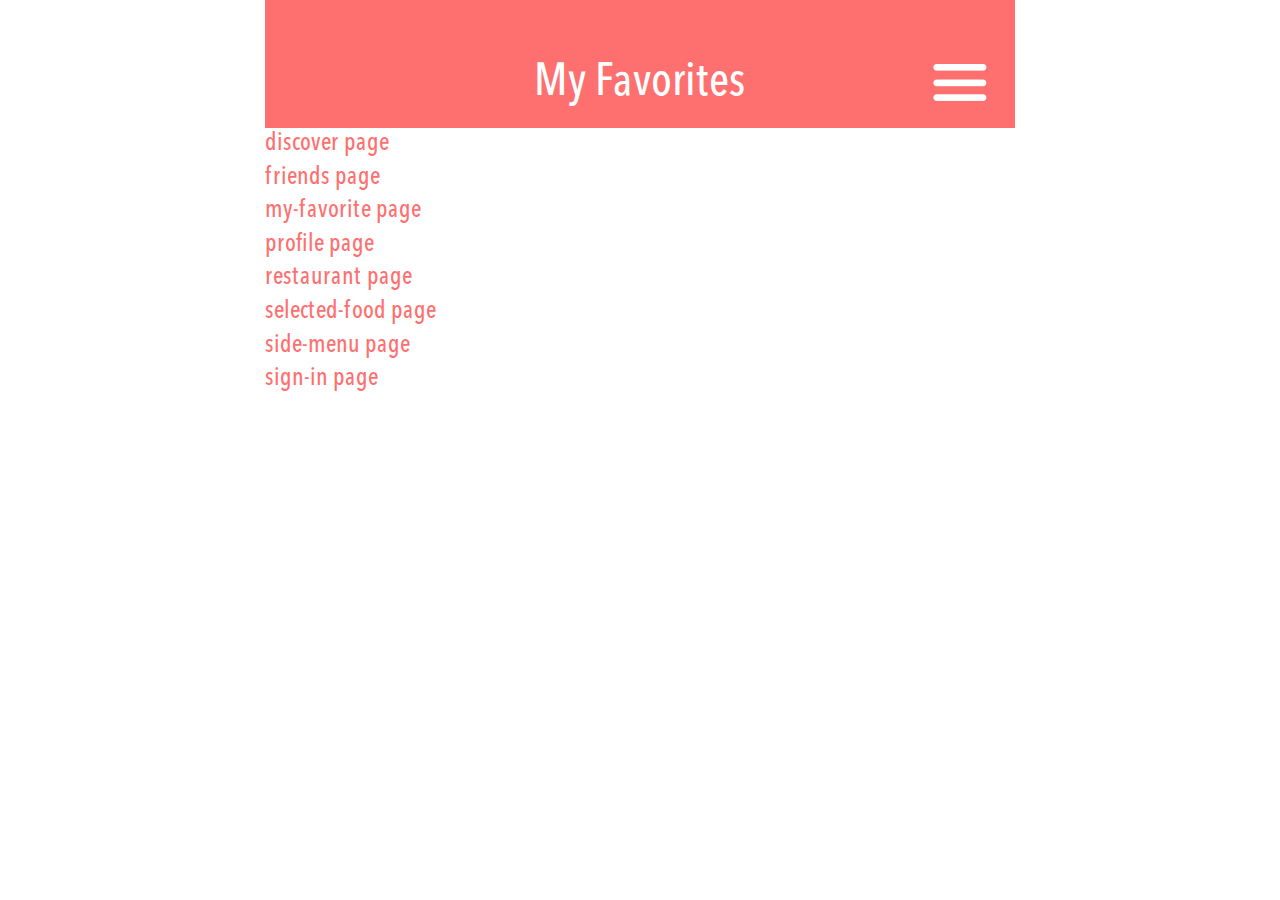
<file: index.html>
<!DOCTYPE html>
<!--[if lt IE 7]>      <html class="no-js lt-ie9 lt-ie8 lt-ie7"> <![endif]-->
<!--[if IE 7]>         <html class="no-js lt-ie9 lt-ie8"> <![endif]-->
<!--[if IE 8]>         <html class="no-js lt-ie9"> <![endif]-->
<!--[if gt IE 8]><!--> <html class="no-js"> <!--<![endif]-->
    <head>
        <meta charset="utf-8">
        <!--[if IE]> <meta http-equiv="X-UA-Compatible" content="IE=edge"> <![endif]-->
        <script>
			var is_chrome = navigator.userAgent.toLowerCase().indexOf('chrome') > -1;
	        if(is_chrome){
			  document.write('<meta http-equiv="X-UA-Compatible" content="chrome=1">');
			}
        </script>
        <title></title>
        <meta name="description" content="">
        <meta name="viewport" content="width=device-width, initial-scale=1.0">
		<meta name="apple-mobile-web-app-capable" content="yes"/>

        <!-- Place favicon.ico and apple-touch-icon.png in the root directory -->
		<link rel="apple-touch-icon-precomposed" sizes="144x144" href="favicon-144.png">
		<link rel="apple-touch-icon-precomposed" sizes="114x114" href="favicon-114.png">
		<link rel="apple-touch-icon-precomposed" sizes="72x72" href="favicon-72.png">
		<link rel="apple-touch-icon-precomposed" href="favicon-57.png">
		<link rel="shortcut icon" href="favicon.png">
        
        <link rel="stylesheet" href="css/normalize.css">
        <link rel="stylesheet" href="css/main.css">
        <script src="js/vendor/modernizr-2.6.2.min.js"></script>
    </head>
    <body>
    	<div class="container">
        	<header>
            	<h1>My Favorites</h1>
                <a href="#menu" class="menu"></a>
            </header>
	    <section class="my-favorites">
	    <h2> <a href="discover.html">discover page</a>
	       <br/>
	       <a href="friends.html">friends page</a>
	       <br/>
	       <a href="my-favorite.html">my-favorite page</a>
	       <br/>
	       <a href="profile.html">profile page</a>
	       <br/>
	       <a href="restaurant.html">restaurant page</a>
	       <br/>
	       <a href="selected-food.html">selected-food page</a>
	       <br/>
	       <a href="side-menu.html">side-menu page</a>
	       <br/>	       
	       <a href="sign-in.html">sign-in page</a>
	       <br/>	       </h2>
            </section>
        </div>

        <script src="//ajax.googleapis.com/ajax/libs/jquery/1.10.2/jquery.min.js"></script>
        <script>window.jQuery || document.write('<script src="js/vendor/jquery-1.10.2.min.js"><\/script>')</script>
        <script src="js/plugins.js"></script>
        <script src="js/main.js"></script>
        <!-- Google Analytics: change UA-XXXXX-X to be your site's ID. -->
        <script>
            var _gaq=[['_setAccount','UA-XXXXX-X'],['_trackPageview']];
            (function(d,t){var g=d.createElement(t),s=d.getElementsByTagName(t)[0];
            g.src='//www.google-analytics.com/ga.js';
            s.parentNode.insertBefore(g,s)}(document,'script'));
        </script>
    </body>
</html>
</file>
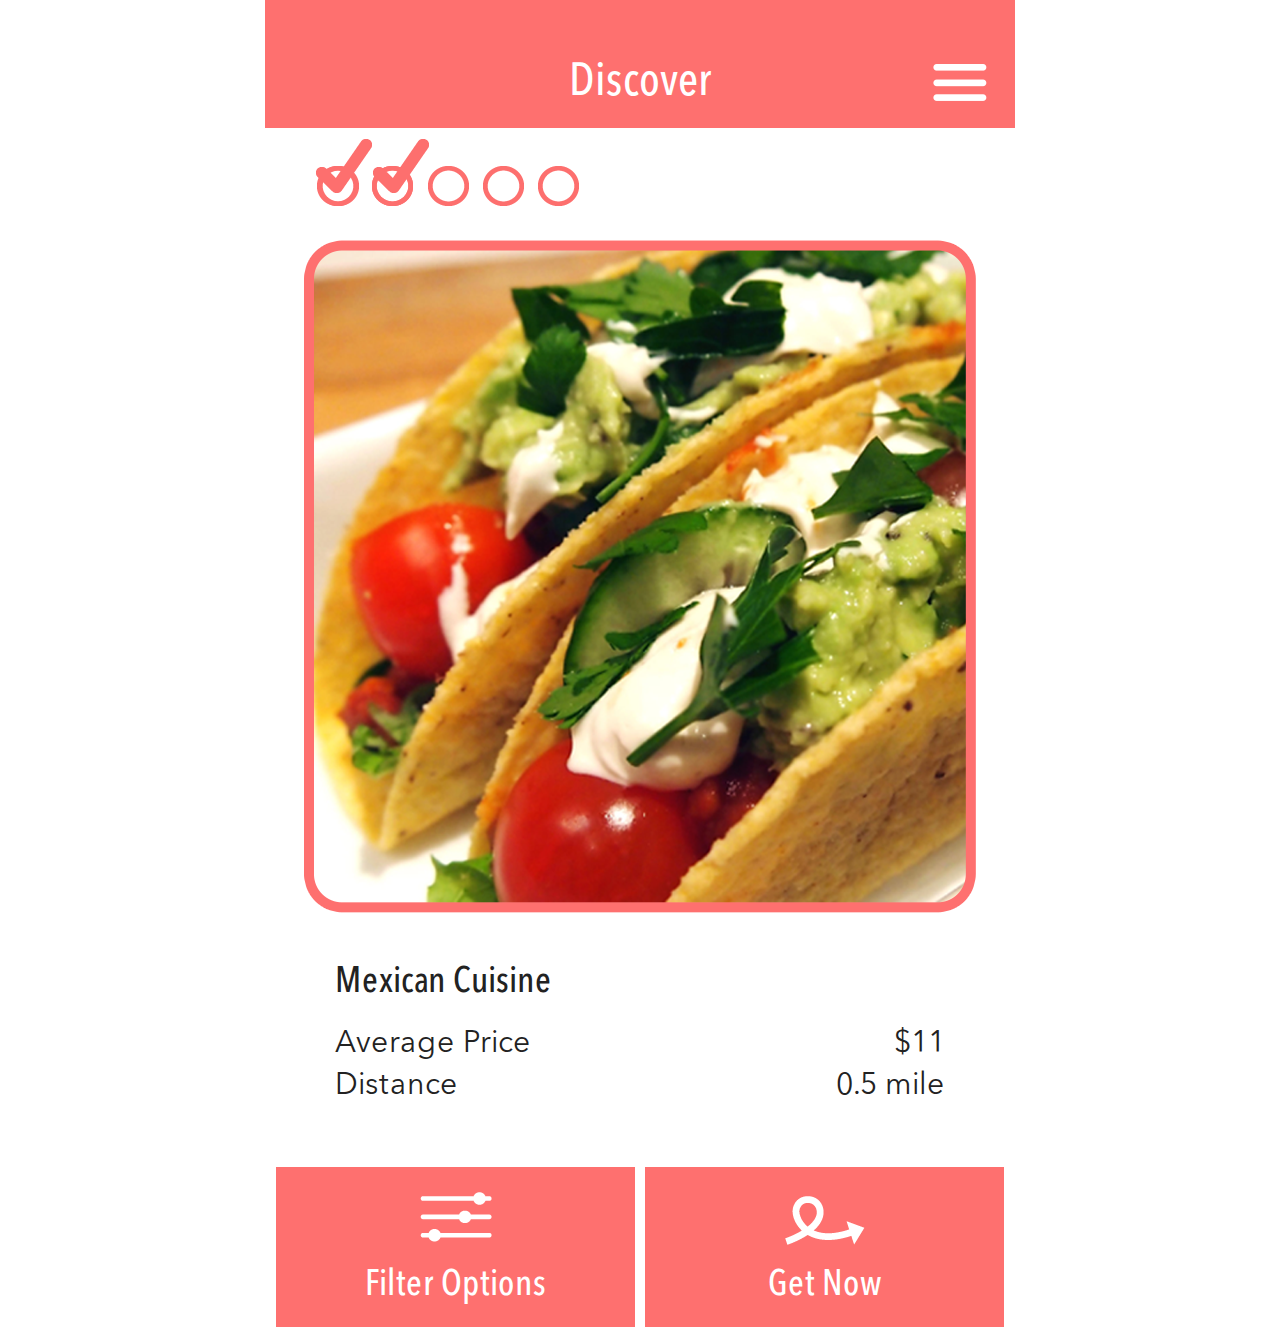
<file: discover.html>
<!DOCTYPE html>
<!--[if lt IE 7]>      <html class="no-js lt-ie9 lt-ie8 lt-ie7"> <![endif]-->
<!--[if IE 7]>         <html class="no-js lt-ie9 lt-ie8"> <![endif]-->
<!--[if IE 8]>         <html class="no-js lt-ie9"> <![endif]-->
<!--[if gt IE 8]><!--> <html class="no-js"> <!--<![endif]-->
    <head>
        <meta charset="utf-8">
        <!--[if IE]> <meta http-equiv="X-UA-Compatible" content="IE=edge"> <![endif]-->
        <script>
			var is_chrome = navigator.userAgent.toLowerCase().indexOf('chrome') > -1;
	        if(is_chrome){
			  document.write('<meta http-equiv="X-UA-Compatible" content="chrome=1">');
			}
        </script>
        <title></title>
        <meta name="description" content="">
        <meta name="viewport" content="width=device-width, initial-scale=1.0">
		<meta name="apple-mobile-web-app-capable" content="yes"/>

        <!-- Place favicon.ico and apple-touch-icon.png in the root directory -->
		<link rel="apple-touch-icon-precomposed" sizes="144x144" href="favicon-144.png">
		<link rel="apple-touch-icon-precomposed" sizes="114x114" href="favicon-114.png">
		<link rel="apple-touch-icon-precomposed" sizes="72x72" href="favicon-72.png">
		<link rel="apple-touch-icon-precomposed" href="favicon-57.png">
		<link rel="shortcut icon" href="favicon.png">
        
        <link rel="stylesheet" href="css/normalize.css">
        <link rel="stylesheet" href="css/main.css">
        <link rel="stylesheet" href="css/powerange.css">
        <style type="text/css">
        	input[type=checkbox].css-checkbox {
					position:absolute; z-index:-1000; left:-1000px; overflow: hidden; clip: rect(0 0 0 0); height:1px; width:1px; margin:-1px; padding:0; border:0;
				}
			input[type=checkbox].css-checkbox + label.css-label, input[type=checkbox].css-checkbox + label.css-label.clr {
				padding-left:52px;
				height:32px; 
				display:inline-block;
				line-height:32px;
				background-repeat:no-repeat;
				background-position: 0 0;
				font-size:24px;
				vertical-align:middle;
				cursor:pointer;
				margin-bottom:20px;
			}
			input[type=checkbox].css-checkbox:checked + label.css-label, input[type=checkbox].css-checkbox + label.css-label.chk {
				background-position: 0 -32px;
			}
			label.css-label {
				background-image:url(images/discover/checkbox.png);
				-webkit-touch-callout: none;
				-webkit-user-select: none;
				-khtml-user-select: none;
				-moz-user-select: none;
				-ms-user-select: none;
				user-select: none;
			}
        </style>
        <script src="js/vendor/modernizr-2.6.2.min.js"></script>
    </head>
    <body>
    	<div class="container">
        	<div class="overlay"></div>
            <div id="filter">
            	<h3>Filter Options</h3>
                <h4>Price ($)</h4>
                <div class="slider-wrapper">
                    <input type="text" class="price" />
                </div>
                <div class="text">
                	<span>1</span>
                    <span>5</span>
                    <span>10</span>
                    <span>20</span>
                    <span>30</span>
                    <span>40</span>
                    <span>50</span>
                    <span>100+</span>
                </div>
                <h4>Distance (mile)</h4>
                <div class="slider-wrapper">
                    <input type="text" class="distance" />
                </div>
                <div class="text">
                	<span>0</span>
                    <span>0.1</span>
                    <span>0.3</span>
                    <span>0.5</span>
                    <span>1</span>
                    <span>3</span>
                    <span>5</span>
                    <span>10+</span>
                </div>
                <h4>Cuisines</h4>
                <p>
                    <input type="checkbox" name="American" id="American" class="css-checkbox" /><label for="American" class="css-label radGroup1">American</label><br/>
                    <input type="checkbox" name="Burgers" id="Burgers" class="css-checkbox" /><label for="Burgers" class="css-label radGroup1">Burgers</label><br/>
                    <input type="checkbox" name="Chinese" id="Chinese" class="css-checkbox" /><label for="Chinese" class="css-label radGroup1">Chinese</label><br/>
                    <input type="checkbox" name="Deli" id="Deli" class="css-checkbox" /><label for="Deli" class="css-label radGroup1">Deli</label><br/>
                    <input type="checkbox" name="Korean" id="Korean" class="css-checkbox" /><label for="Korean" class="css-label radGroup1">Korean</label><br/>
                    <input type="checkbox" name="Japanese" id="Japanese" class="css-checkbox" /><label for="Japanese" class="css-label radGroup1">Japanese</label><br/>
                    <input type="checkbox" name="Vegan" id="Vegan" class="css-checkbox" /><label for="Vegan" class="css-label radGroup1">Vegan</label><br/>
                    <a href="#see-more" class="see-more">See More...</a>
                </p>
            </div>
        	<header>
            	<h1>Discover</h1>
                <a href="#menu" class="menu"></a>
            </header>
            <section class="discover">
                <div class="rating r2"></div>
            	<img src="images/discover/discover-img.png" alt="" title="" >
                <h3>Mexican Cuisine</h3>
                <p>Average Price<span class="right">$11</span></p>
                <p>Distance<span class="right">0.5 mile</span></p>
                <div class="column2">
                	<a href="#filter"><div class="filter">Filter Options</div></a>
                </div>
                <div class="column2">
                    <a href="#get-now"><div class="get-now">Get Now</div></a>
                </div>
            </section>
        </div>

        <script src="http://ajax.googleapis.com/ajax/libs/jquery/1.10.2/jquery.min.js"></script>
        <script>window.jQuery || document.write('<script src="js/vendor/jquery-1.10.2.min.js"><\/script>')</script>
        <script src="js/plugins.js"></script>
        <script src="js/jspatch.js"></script>
        <script src="js/main.js"></script>
        <!-- Google Analytics: change UA-XXXXX-X to be your site's ID. -->
        <script src="js/powerange.js"></script>
        <script>
			var price = document.querySelector('.price');
		    var initHideRange = new Powerange(price, { hideRange: true, start: 70 });
			var distance = document.querySelector('.distance');
		    var initHideRange = new Powerange(distance, { hideRange: true, start: 70 });
            var _gaq=[['_setAccount','UA-XXXXX-X'],['_trackPageview']];
            (function(d,t){var g=d.createElement(t),s=d.getElementsByTagName(t)[0];
            g.src='//www.google-analytics.com/ga.js';
            s.parentNode.insertBefore(g,s)}(document,'script'));
        </script>
    </body>
</html>
</file>
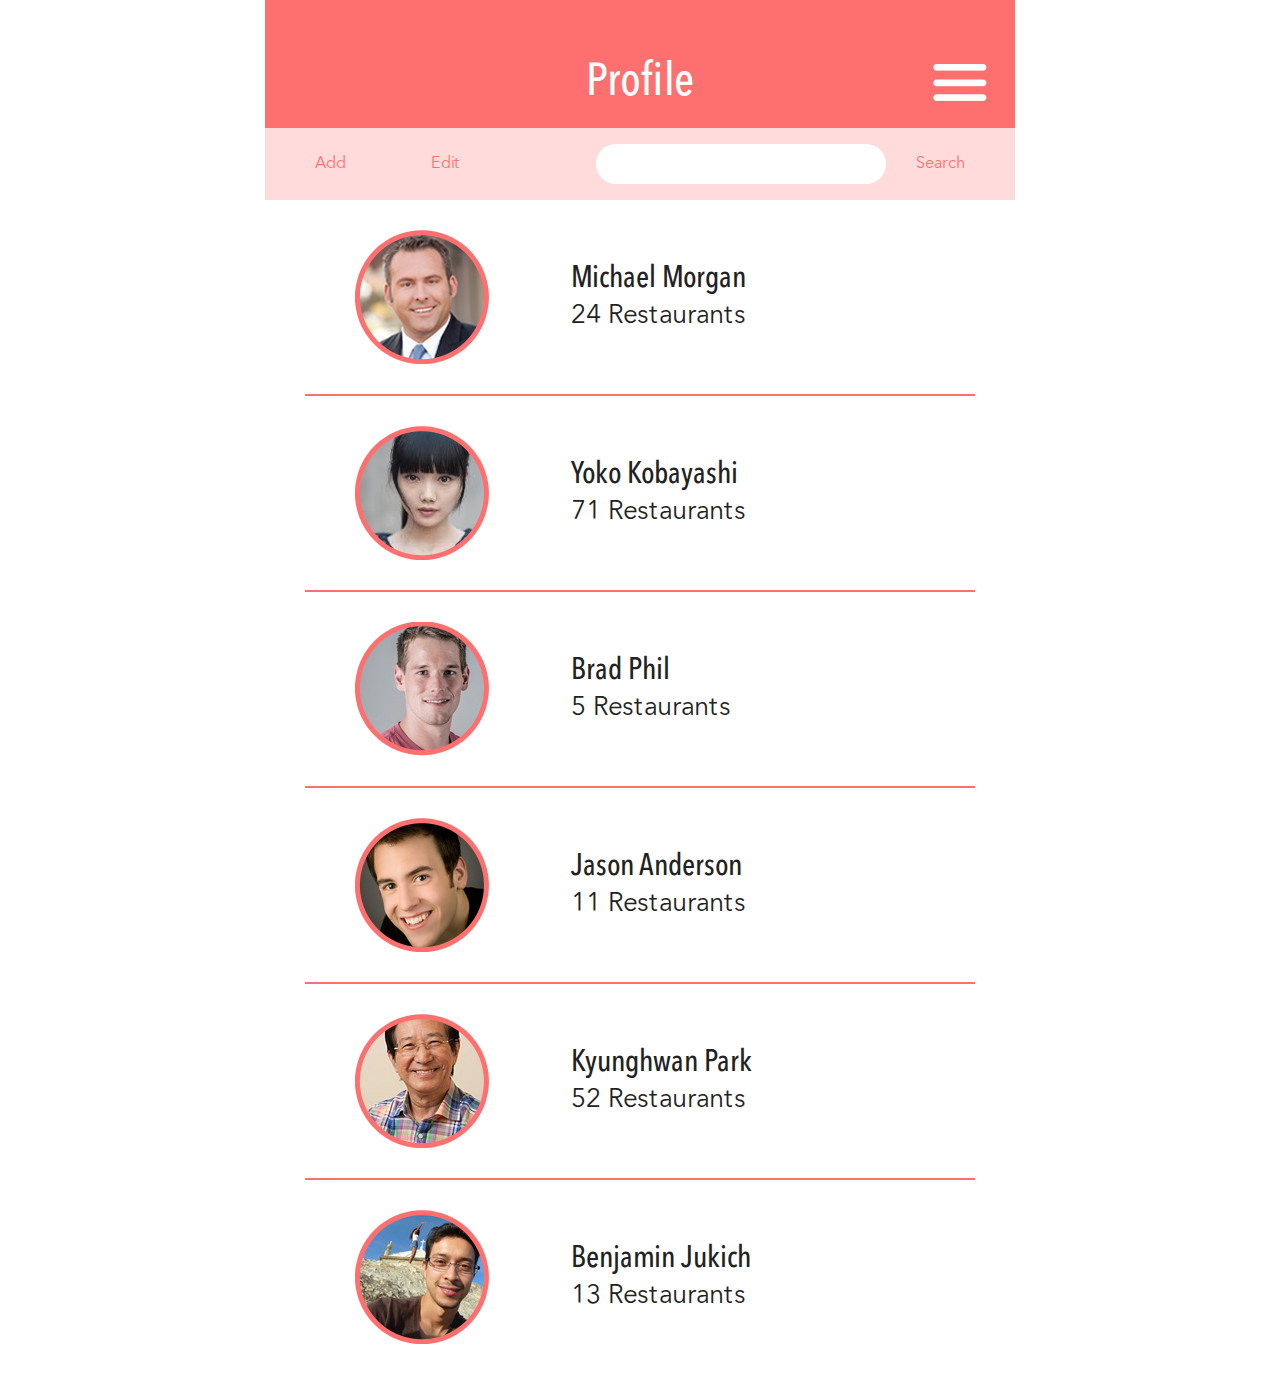
<file: friends.html>
<!DOCTYPE html>
<!--[if lt IE 7]>      <html class="no-js lt-ie9 lt-ie8 lt-ie7"> <![endif]-->
<!--[if IE 7]>         <html class="no-js lt-ie9 lt-ie8"> <![endif]-->
<!--[if IE 8]>         <html class="no-js lt-ie9"> <![endif]-->
<!--[if gt IE 8]><!--> <html class="no-js"> <!--<![endif]-->
    <head>
        <meta charset="utf-8">
        <!--[if IE]> <meta http-equiv="X-UA-Compatible" content="IE=edge"> <![endif]-->
        <script>
			var is_chrome = navigator.userAgent.toLowerCase().indexOf('chrome') > -1;
	        if(is_chrome){
			  document.write('<meta http-equiv="X-UA-Compatible" content="chrome=1">');
			}
        </script>
        <title></title>
        <meta name="description" content="">
        <meta name="viewport" content="width=device-width, initial-scale=1.0">
		<meta name="apple-mobile-web-app-capable" content="yes"/>

        <!-- Place favicon.ico and apple-touch-icon.png in the root directory -->
		<link rel="apple-touch-icon-precomposed" sizes="144x144" href="favicon-144.png">
		<link rel="apple-touch-icon-precomposed" sizes="114x114" href="favicon-114.png">
		<link rel="apple-touch-icon-precomposed" sizes="72x72" href="favicon-72.png">
		<link rel="apple-touch-icon-precomposed" href="favicon-57.png">
		<link rel="shortcut icon" href="favicon.png">
        
        <link rel="stylesheet" href="css/normalize.css">
        <link rel="stylesheet" href="css/main.css">
        <script src="js/vendor/modernizr-2.6.2.min.js"></script>
    </head>
    <body>
    	<div class="container">
        	<header>
            	<h1>Profile</h1>
                <a href="#menu" class="menu"></a>
            </header>
            <section class="friends">
            	<div class="search-bar">
                	<a href="#Add">Add</a>
                    <a href="#Edit">Edit</a>
                    <a href="#Search" class="search">Search</a>
                    <input type="text" class="search" value="" />
                </div>
                <ul>
                	<li>
                        <img src="images/friends/Michael-Morgan.png" alt="" title=""> 
                        <div class="text-cont">
                            <h3>Michael Morgan</h3>
                            <p>24 Restaurants</p>
                        </div>
                    </li>
                    <li>
                        <img src="images/friends/Yoko-Kobayashi.png" alt="" title=""> 
                        <div class="text-cont">
                            <h3>Yoko Kobayashi</h3>
                            <p>71 Restaurants</p>
                        </div>
                    </li>
                    <li>
                        <img src="images/friends/Brad-Phil.png" alt="" title=""> 
                        <div class="text-cont">
                            <h3>Brad Phil</h3>
                            <p>5 Restaurants</p>
                        </div>
                    </li>
                    <li>
                        <img src="images/friends/Jason-Anderson.png" alt="" title=""> 
                        <div class="text-cont">
                            <h3>Jason Anderson</h3>
                            <p>11 Restaurants</p>
                        </div>
                    </li>
                    <li>
                        <img src="images/friends/Kyunghwan-Park.png" alt="" title=""> 
                        <div class="text-cont">
                            <h3>Kyunghwan Park</h3>
                            <p>52 Restaurants</p>
                        </div>
                    </li>
                    <li>
                        <img src="images/friends/Benjamin-Jukich.png" alt="" title=""> 
                        <div class="text-cont">
                            <h3>Benjamin Jukich</h3>
                            <p>13 Restaurants</p>
                        </div>
                    </li>
                </ul>
            </section>
        </div>

        <script src="//ajax.googleapis.com/ajax/libs/jquery/1.10.2/jquery.min.js"></script>
        <script>window.jQuery || document.write('<script src="js/vendor/jquery-1.10.2.min.js"><\/script>')</script>
        <script src="js/plugins.js"></script>
        <script src="js/main.js"></script>
        <!-- Google Analytics: change UA-XXXXX-X to be your site's ID. -->
        <script>
            var _gaq=[['_setAccount','UA-XXXXX-X'],['_trackPageview']];
            (function(d,t){var g=d.createElement(t),s=d.getElementsByTagName(t)[0];
            g.src='//www.google-analytics.com/ga.js';
            s.parentNode.insertBefore(g,s)}(document,'script'));
        </script>
    </body>
</html>
</file>
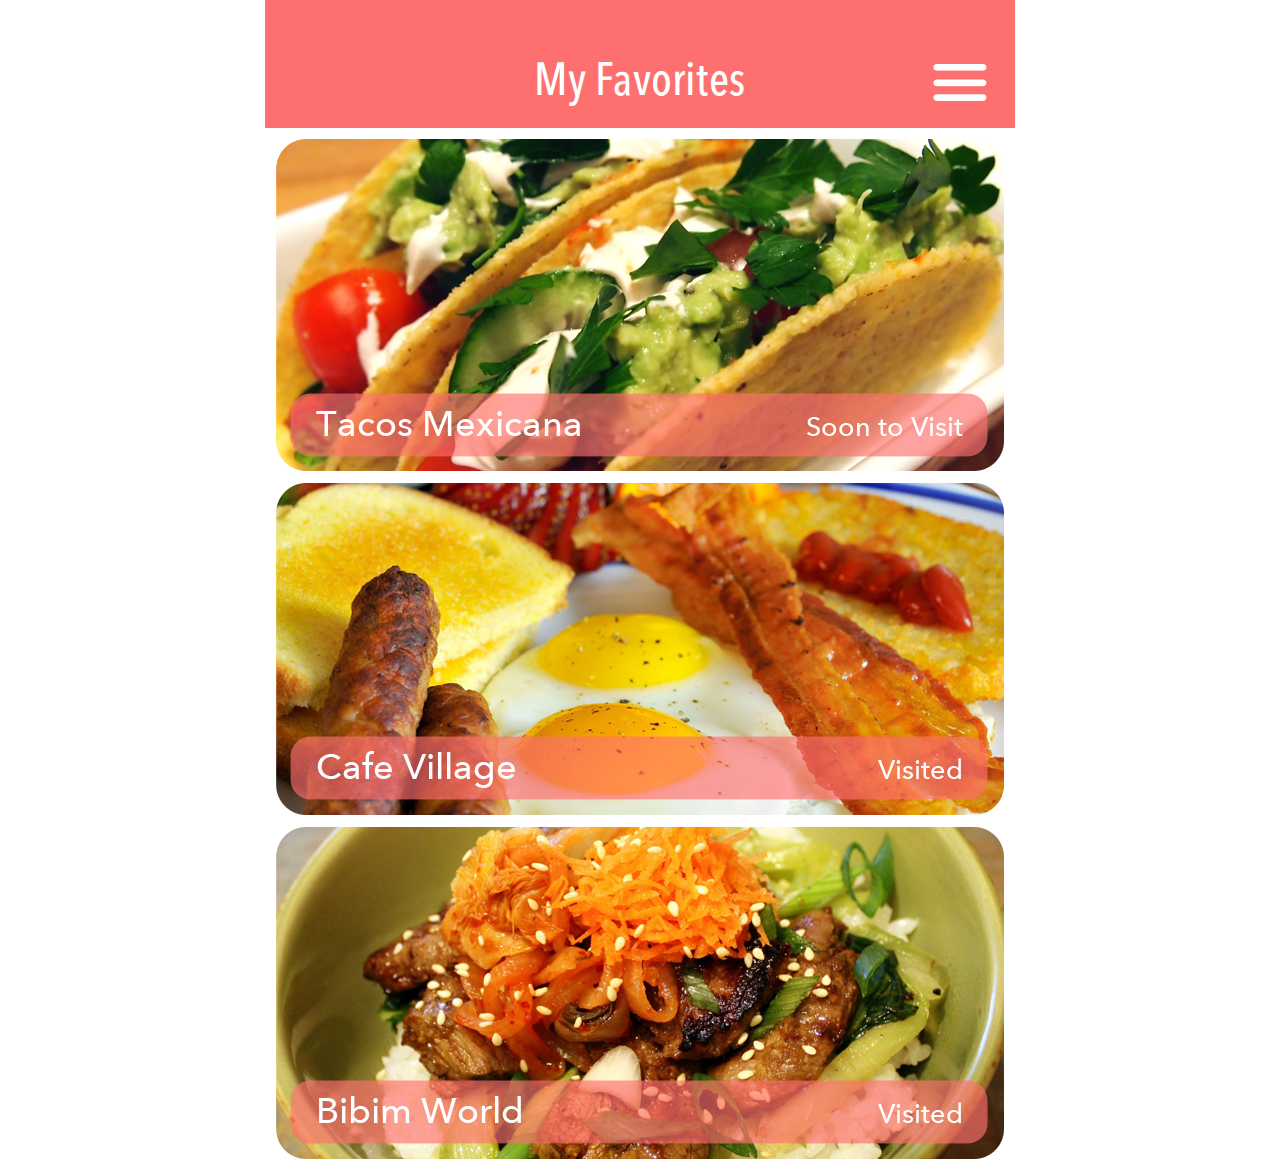
<file: my-favorite.html>
<!DOCTYPE html>
<!--[if lt IE 7]>      <html class="no-js lt-ie9 lt-ie8 lt-ie7"> <![endif]-->
<!--[if IE 7]>         <html class="no-js lt-ie9 lt-ie8"> <![endif]-->
<!--[if IE 8]>         <html class="no-js lt-ie9"> <![endif]-->
<!--[if gt IE 8]><!--> <html class="no-js"> <!--<![endif]-->
    <head>
        <meta charset="utf-8">
        <!--[if IE]> <meta http-equiv="X-UA-Compatible" content="IE=edge"> <![endif]-->
        <script>
			var is_chrome = navigator.userAgent.toLowerCase().indexOf('chrome') > -1;
	        if(is_chrome){
			  document.write('<meta http-equiv="X-UA-Compatible" content="chrome=1">');
			}
        </script>
        <title></title>
        <meta name="description" content="">
        <meta name="viewport" content="width=device-width, initial-scale=1.0">
		<meta name="apple-mobile-web-app-capable" content="yes"/>

        <!-- Place favicon.ico and apple-touch-icon.png in the root directory -->
		<link rel="apple-touch-icon-precomposed" sizes="144x144" href="favicon-144.png">
		<link rel="apple-touch-icon-precomposed" sizes="114x114" href="favicon-114.png">
		<link rel="apple-touch-icon-precomposed" sizes="72x72" href="favicon-72.png">
		<link rel="apple-touch-icon-precomposed" href="favicon-57.png">
		<link rel="shortcut icon" href="favicon.png">
        
        <link rel="stylesheet" href="css/normalize.css">
        <link rel="stylesheet" href="css/main.css">
        <script src="js/vendor/modernizr-2.6.2.min.js"></script>
    </head>
    <body>
    	<div class="container">
        	<header>
            	<h1>My Favorites</h1>
                <a href="#menu" class="menu"></a>
            </header>
            <section class="my-favorites">
            	<ul class="accordion">
                	<li>
                    	<a href="#" class="accord">
                        	<img src="images/favourite/favorites1.png" alt="" title="" >
                        </a>
                        <div class="detail">
                        	<div class="visited">
                            	Visited? 
                                <div class="check">
                                	<div class="radio-cont">
                                    	<input type="radio" name="radiog_lite" id="radio2" class="css-checkbox" /><label for="radio2" class="css-label radGroup1 radGroup1">No</label>
                                    </div>
                                    <div class="radio-cont">
                                    	<input type="radio" name="radiog_lite" id="radio1" class="css-checkbox" /><label for="radio1" class="css-label radGroup1 radGroup1">Yes</label>
                                    </div>
                                </div>
                            </div>
                            <h4>My Notes</h4>
                            <p>Breakfast Platter was great! Remember to order again!</p>
                            <p class="links">
                            	<a href="" class="date">03.12.2014</a>
                                <a href="" class="edit">edit</a>
                                <a href="" class="delete">delete</a>
                            </p>
                            <h4>My Notes</h4>
                            <div class="textarea">
                            	<textarea>Write Text Here</textarea>
                                <input type="button" value="Enter" />
                            </div>
                            <div class="button-cont">
                            	<a href="#" class="button">Move to Restaurant Page</a>
                            </div>
                        </div>
                    </li>
                    <li>
                    	<a href="#" class="accord">
                    		<img src="images/favourite/favorites2.png" alt="" title="" >
                        </a>
                        <div class="detail">
                        	<div class="visited">
                            	Visited? 
                                <div class="check">
                                	<div class="radio-cont">
                                    	<input type="radio" name="radiog_lite" id="radio2" class="css-checkbox" /><label for="radio2" class="css-label radGroup1 radGroup1">No</label>
                                    </div>
                                    <div class="radio-cont">
                                    	<input type="radio" name="radiog_lite" id="radio1" class="css-checkbox" /><label for="radio1" class="css-label radGroup1 radGroup1">Yes</label>
                                    </div>
                                </div>
                            </div>
                            <h4>My Notes</h4>
                            <p>Breakfast Platter was great! Remember to order again!</p>
                            <p class="links">
                            	<a href="" class="date">03.12.2014</a>
                                <a href="" class="edit">edit</a>
                                <a href="" class="delete">delete</a>
                            </p>
                            <h4>My Notes</h4>
                            <div class="textarea">
                            	<textarea>Write Text Here</textarea>
                                <input type="button" value="Enter" />
                            </div>
                            <div class="button-cont">
                            	<a href="#" class="button">Move to Restaurant Page</a>
                            </div>
                        </div>
                    </li>
                    <li>
                    	<a href="#" class="accord">
                    		<img src="images/favourite/favorites3.png" alt="" title="" >
                        </a>
                        <div class="detail">
                        	<div class="visited">
                            	Visited? 
                                <div class="check">
                                	<div class="radio-cont">
                                    	<input type="radio" name="radiog_lite" id="radio2" class="css-checkbox" /><label for="radio2" class="css-label radGroup1 radGroup1">No</label>
                                    </div>
                                    <div class="radio-cont">
                                    	<input type="radio" name="radiog_lite" id="radio1" class="css-checkbox" /><label for="radio1" class="css-label radGroup1 radGroup1">Yes</label>
                                    </div>
                                </div>
                            </div>
                            <h4>My Notes</h4>
                            <p>Breakfast Platter was great! Remember to order again!</p>
                            <p class="links">
                            	<a href="" class="date">03.12.2014</a>
                                <a href="" class="edit">edit</a>
                                <a href="" class="delete">delete</a>
                            </p>
                            <h4>My Notes</h4>
                            <div class="textarea">
                            	<textarea>Write Text Here</textarea>
                                <input type="button" value="Enter" />
                            </div>
                            <div class="button-cont">
                            	<a href="#" class="button">Move to Restaurant Page</a>
                            </div>
                        </div>
                    </li>
                </ul>
            </section>
        </div>

        <script src="//ajax.googleapis.com/ajax/libs/jquery/1.10.2/jquery.min.js"></script>
        <script>window.jQuery || document.write('<script src="js/vendor/jquery-1.10.2.min.js"><\/script>')</script>
        <script src="js/jspatch.js"></script>
        <script src="js/plugins.js"></script>
        <script src="js/main.js"></script>
        <!-- Google Analytics: change UA-XXXXX-X to be your site's ID. -->
        <script>
            var _gaq=[['_setAccount','UA-XXXXX-X'],['_trackPageview']];
            (function(d,t){var g=d.createElement(t),s=d.getElementsByTagName(t)[0];
            g.src='//www.google-analytics.com/ga.js';
            s.parentNode.insertBefore(g,s)}(document,'script'));
        </script>
    </body>
</html>
</file>
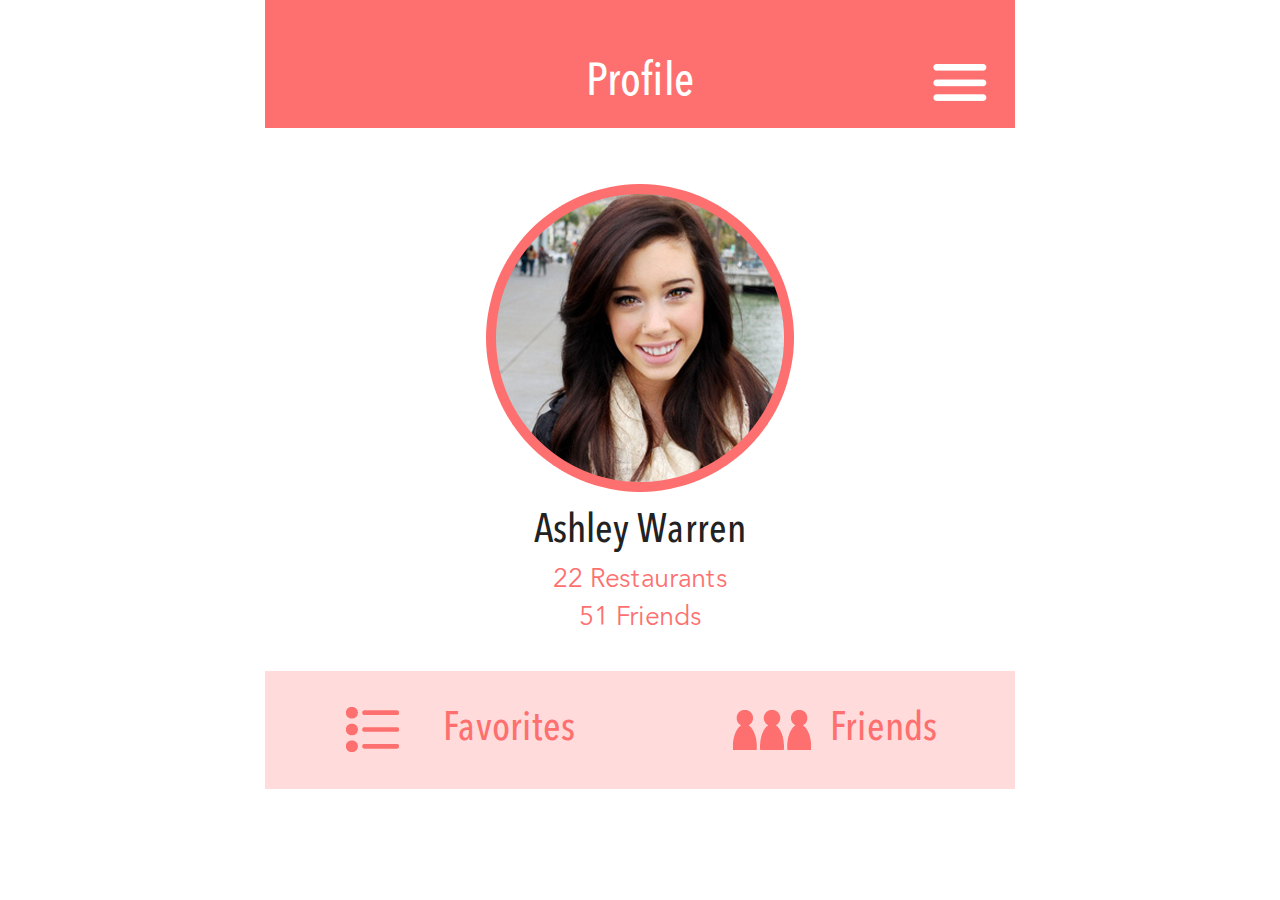
<file: profile.html>
<!DOCTYPE html>
<!--[if lt IE 7]>      <html class="no-js lt-ie9 lt-ie8 lt-ie7"> <![endif]-->
<!--[if IE 7]>         <html class="no-js lt-ie9 lt-ie8"> <![endif]-->
<!--[if IE 8]>         <html class="no-js lt-ie9"> <![endif]-->
<!--[if gt IE 8]><!--> <html class="no-js"> <!--<![endif]-->
    <head>
        <meta charset="utf-8">
        <!--[if IE]> <meta http-equiv="X-UA-Compatible" content="IE=edge"> <![endif]-->
        <script>
			var is_chrome = navigator.userAgent.toLowerCase().indexOf('chrome') > -1;
	        if(is_chrome){
			  document.write('<meta http-equiv="X-UA-Compatible" content="chrome=1">');
			}
        </script>
        <title></title>
        <meta name="description" content="">
        <meta name="viewport" content="width=device-width, initial-scale=1.0">
		<meta name="apple-mobile-web-app-capable" content="yes"/>

        <!-- Place favicon.ico and apple-touch-icon.png in the root directory -->
		<link rel="apple-touch-icon-precomposed" sizes="144x144" href="favicon-144.png">
		<link rel="apple-touch-icon-precomposed" sizes="114x114" href="favicon-114.png">
		<link rel="apple-touch-icon-precomposed" sizes="72x72" href="favicon-72.png">
		<link rel="apple-touch-icon-precomposed" href="favicon-57.png">
		<link rel="shortcut icon" href="favicon.png">
        
        <link rel="stylesheet" href="css/normalize.css">
        <link rel="stylesheet" href="css/main.css">
        <script src="js/vendor/modernizr-2.6.2.min.js"></script>
    </head>
    <body>
    	<div class="container">
        	<header>
            	<h1>Profile</h1>
                <a href="#menu" class="menu"></a>
            </header>
            <section class="profile">
            	<img class="profile-pic" src="images/profile/profile-pic.png" alt="" title="">
                <h2>Ashley Warren</h2>
                <p>
                	<a href="#">22 Restaurants</a><br/>
                    <a href="#">51 Friends</a>
                </p>
                <div class="favourite-bar">
                	<a href="#" class="favourite">Favorites</a>
                    <a href="#" class="friends">Friends</a>
                </div>
            </section>
        </div>

        <script src="//ajax.googleapis.com/ajax/libs/jquery/1.10.2/jquery.min.js"></script>
        <script>window.jQuery || document.write('<script src="js/vendor/jquery-1.10.2.min.js"><\/script>')</script>
        <script src="js/plugins.js"></script>
        <script src="js/main.js"></script>
        <!-- Google Analytics: change UA-XXXXX-X to be your site's ID. -->
        <script>
            var _gaq=[['_setAccount','UA-XXXXX-X'],['_trackPageview']];
            (function(d,t){var g=d.createElement(t),s=d.getElementsByTagName(t)[0];
            g.src='//www.google-analytics.com/ga.js';
            s.parentNode.insertBefore(g,s)}(document,'script'));
        </script>
    </body>
</html>
</file>
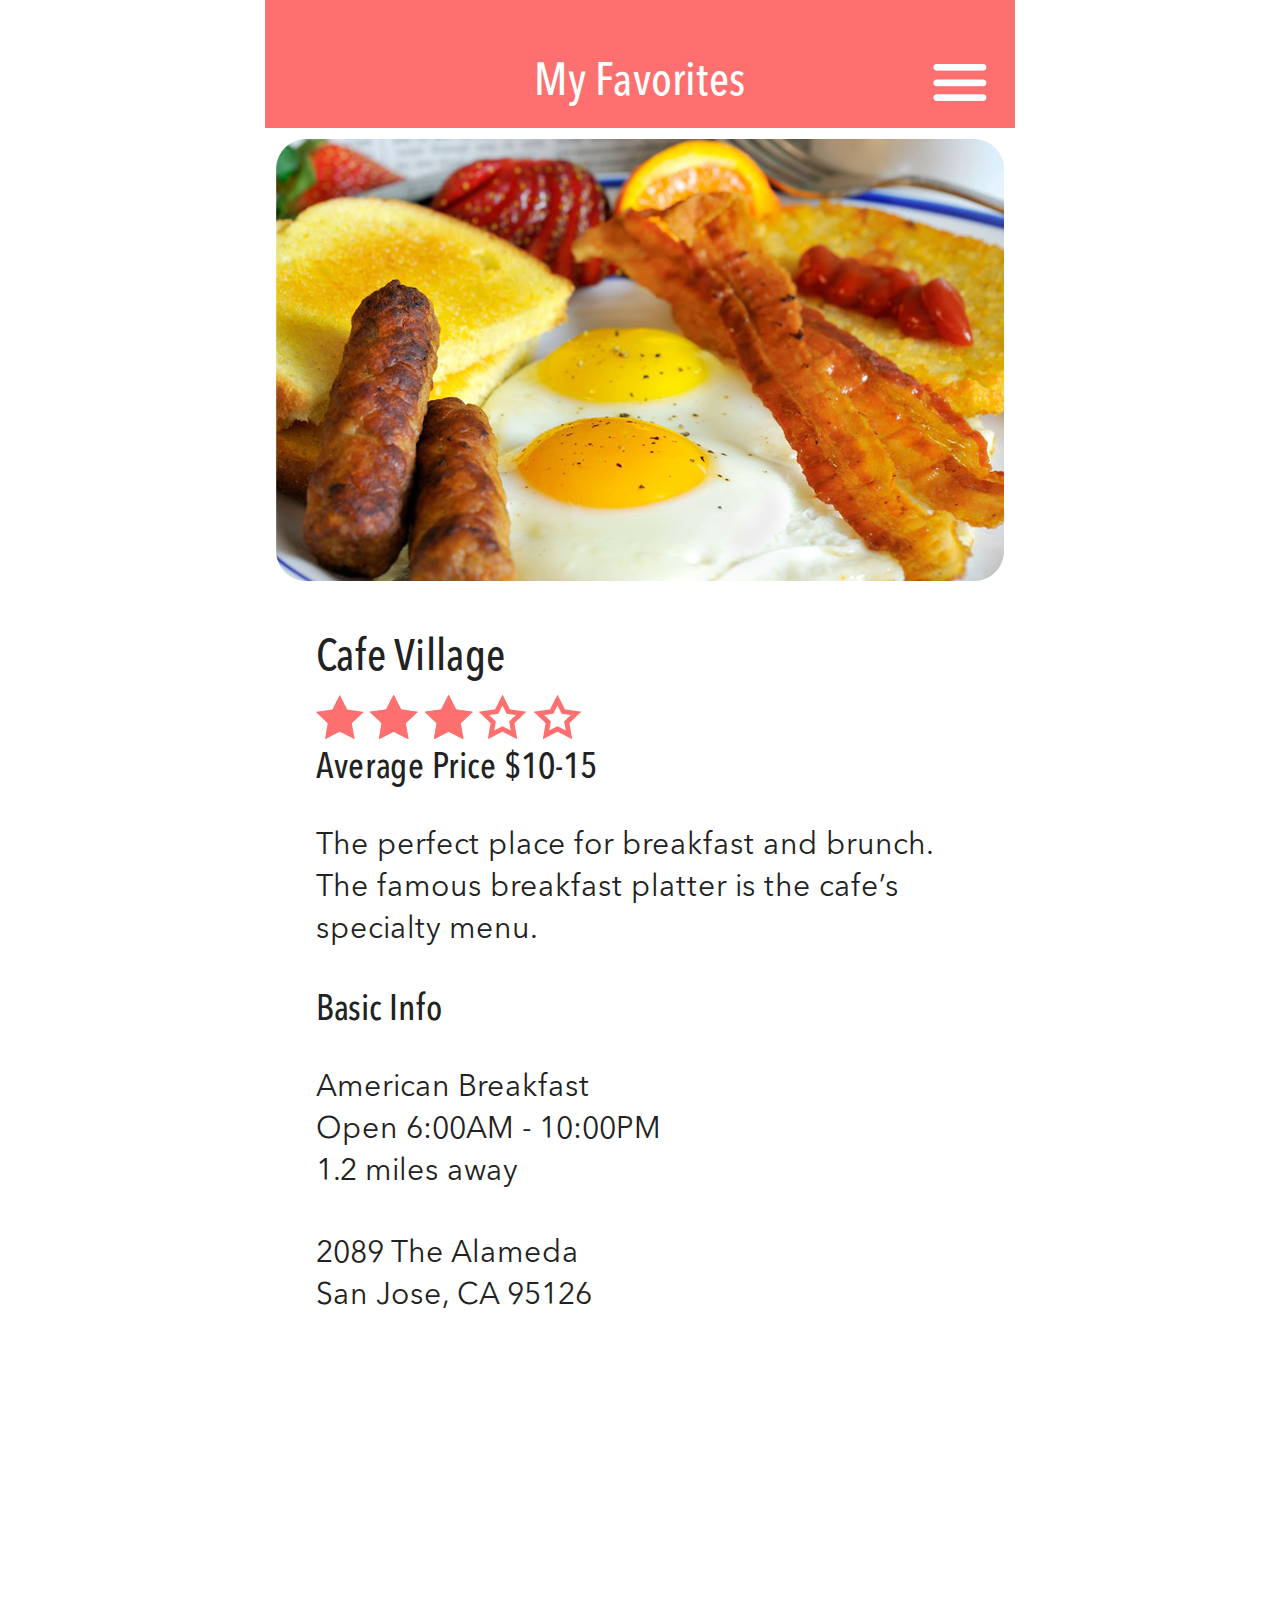
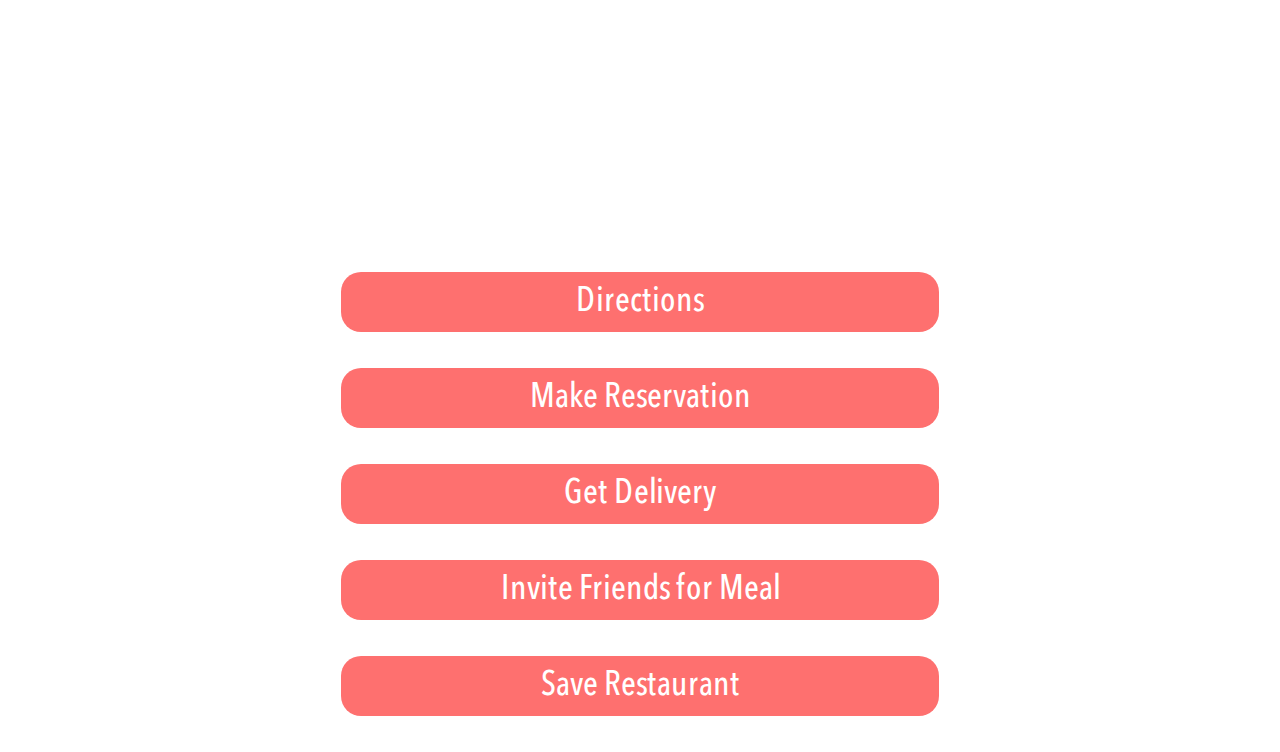
<file: restaurant.html>
<!DOCTYPE html>
<!--[if lt IE 7]>      <html class="no-js lt-ie9 lt-ie8 lt-ie7"> <![endif]-->
<!--[if IE 7]>         <html class="no-js lt-ie9 lt-ie8"> <![endif]-->
<!--[if IE 8]>         <html class="no-js lt-ie9"> <![endif]-->
<!--[if gt IE 8]><!--> <html class="no-js"> <!--<![endif]-->
    <head>
        <meta charset="utf-8">
        <!--[if IE]> <meta http-equiv="X-UA-Compatible" content="IE=edge"> <![endif]-->
        <script>
			var is_chrome = navigator.userAgent.toLowerCase().indexOf('chrome') > -1;
	        if(is_chrome){
			  document.write('<meta http-equiv="X-UA-Compatible" content="chrome=1">');
			}
        </script>
        <title></title>
        <meta name="description" content="">
        <meta name="viewport" content="width=device-width, initial-scale=1.0">
		<meta name="apple-mobile-web-app-capable" content="yes"/>

        <!-- Place favicon.ico and apple-touch-icon.png in the root directory -->
		<link rel="apple-touch-icon-precomposed" sizes="144x144" href="favicon-144.png">
		<link rel="apple-touch-icon-precomposed" sizes="114x114" href="favicon-114.png">
		<link rel="apple-touch-icon-precomposed" sizes="72x72" href="favicon-72.png">
		<link rel="apple-touch-icon-precomposed" href="favicon-57.png">
		<link rel="shortcut icon" href="favicon.png">
        
        <link rel="stylesheet" href="css/normalize.css">
        <link rel="stylesheet" href="css/main.css">
        <script src="js/vendor/modernizr-2.6.2.min.js"></script>
    </head>
    <body>
    	<div class="container">
        	<header>
            	<h1>My Favorites</h1>
                <a href="#menu" class="menu"></a>
            </header>
            <section class="restaurant">
            	<img src="images/restaurant/restaurant-img.png" alt="" title="" >
                <h2>Cafe Village</h2>
                <div class="star s3"></div>
                <h3>Average Price $10-15</h3>
                <p>The perfect place for breakfast and brunch. The famous breakfast platter is the cafe’s specialty menu. </p>
                
                <h3>Basic Info</h3>
                <p>American Breakfast<br/>
                Open 6:00AM - 10:00PM<br/>
                1.2 miles away</p>

				<address>2089 The Alameda<br/>
				San Jose, CA 95126</address>
            </section>
            <section class="map-cont">
            	<div id="map" data-lng="-73.97968" data-lat="40.7056258"></div>
                <a href="" class="button">Directions</a>
                <a href="" class="button">Make Reservation</a>
                <a href="" class="button">Get Delivery</a>
                <a href="" class="button">Invite Friends for Meal</a>
                <a href="" class="button">Save Restaurant</a>
            </section>
        </div>

        <script src="//ajax.googleapis.com/ajax/libs/jquery/1.10.2/jquery.min.js"></script>
        <script>window.jQuery || document.write('<script src="js/vendor/jquery-1.10.2.min.js"><\/script>')</script>
        <script src="js/jquery.lazy-load-google-maps.min.js"></script>
        <script>
			;( function( $, window, document, undefined )
			{
				$( '#map' ).lazyLoadGoogleMaps(
				{
					callback: function( container, map )
					{
						var $container  = $( container ),
							center      = new google.maps.LatLng( $container.attr( 'data-lat' ), $container.attr( 'data-lng' ) );
		 
						map.setOptions({ zoom: 15, center: center });
						new google.maps.Marker({ position: center, map: map });
					}
				});
		 
			})( jQuery, window, document );
		</script>
        <script src="js/plugins.js"></script>
        <script src="js/main.js"></script>
        <!-- Google Analytics: change UA-XXXXX-X to be your site's ID. -->
        <script>
            var _gaq=[['_setAccount','UA-XXXXX-X'],['_trackPageview']];
            (function(d,t){var g=d.createElement(t),s=d.getElementsByTagName(t)[0];
            g.src='//www.google-analytics.com/ga.js';
            s.parentNode.insertBefore(g,s)}(document,'script'));
        </script>
    </body>
</html>
</file>
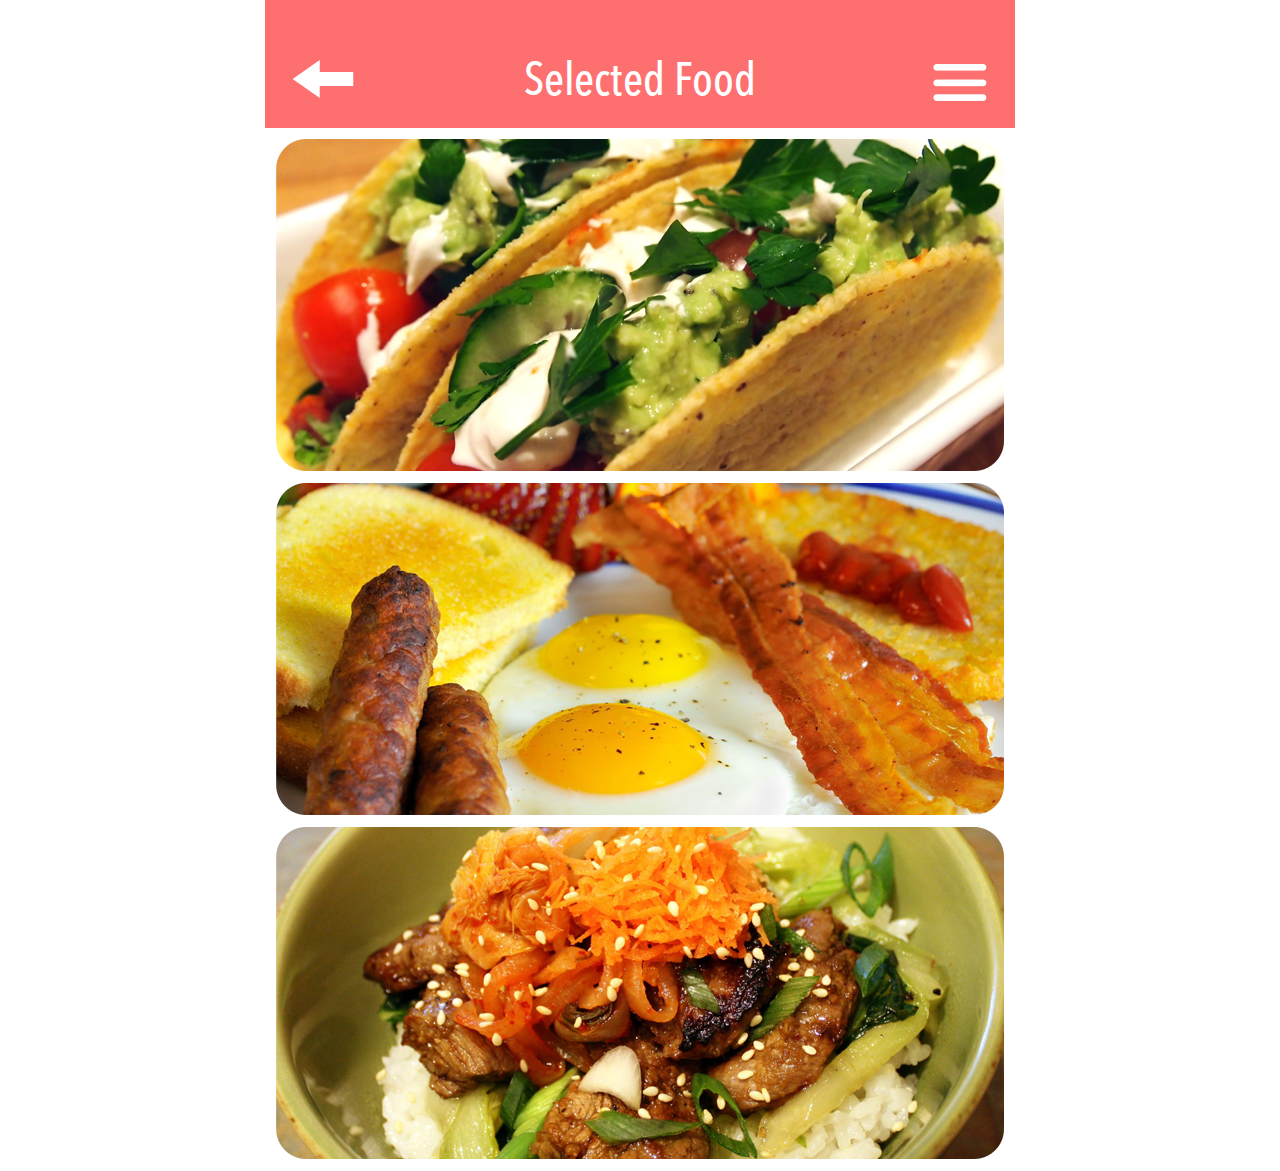
<file: selected-food.html>
<!DOCTYPE html>
<!--[if lt IE 7]>      <html class="no-js lt-ie9 lt-ie8 lt-ie7"> <![endif]-->
<!--[if IE 7]>         <html class="no-js lt-ie9 lt-ie8"> <![endif]-->
<!--[if IE 8]>         <html class="no-js lt-ie9"> <![endif]-->
<!--[if gt IE 8]><!--> <html class="no-js"> <!--<![endif]-->
    <head>
        <meta charset="utf-8">
        <!--[if IE]> <meta http-equiv="X-UA-Compatible" content="IE=edge"> <![endif]-->
        <script>
			var is_chrome = navigator.userAgent.toLowerCase().indexOf('chrome') > -1;
	        if(is_chrome){
			  document.write('<meta http-equiv="X-UA-Compatible" content="chrome=1">');
			}
        </script>
        <title></title>
        <meta name="description" content="">
        <meta name="viewport" content="width=device-width, initial-scale=1.0">
		<meta name="apple-mobile-web-app-capable" content="yes"/>

        <!-- Place favicon.ico and apple-touch-icon.png in the root directory -->
		<link rel="apple-touch-icon-precomposed" sizes="144x144" href="favicon-144.png">
		<link rel="apple-touch-icon-precomposed" sizes="114x114" href="favicon-114.png">
		<link rel="apple-touch-icon-precomposed" sizes="72x72" href="favicon-72.png">
		<link rel="apple-touch-icon-precomposed" href="favicon-57.png">
		<link rel="shortcut icon" href="favicon.png">
        
        <link rel="stylesheet" href="css/normalize.css">
        <link rel="stylesheet" href="css/main.css">
        <script src="js/vendor/modernizr-2.6.2.min.js"></script>
    </head>
    <body>
    	<div class="container">
        	<header>
            	<a href="#back" class="back"></a>
            	<h1>Selected Food</h1>
                <a href="#menu" class="menu"></a>
            </header>
            <section class="my-favorites">
            	<ul class="accordion">
                	<li>
                        <img src="images/selected/selected1.png" alt="" title="" >
                    </li>
                    <li>
                        <img src="images/selected/selected2.png" alt="" title="" >
                    </li>
                    <li>
                        <img src="images/selected/selected3.png" alt="" title="" >
                    </li>
                </ul>
            </section>
        </div>

        <script src="//ajax.googleapis.com/ajax/libs/jquery/1.10.2/jquery.min.js"></script>
        <script>window.jQuery || document.write('<script src="js/vendor/jquery-1.10.2.min.js"><\/script>')</script>
        <script src="js/jspatch.js"></script>
        <script src="js/plugins.js"></script>
        <script src="js/main.js"></script>
        <!-- Google Analytics: change UA-XXXXX-X to be your site's ID. -->
        <script>
            var _gaq=[['_setAccount','UA-XXXXX-X'],['_trackPageview']];
            (function(d,t){var g=d.createElement(t),s=d.getElementsByTagName(t)[0];
            g.src='//www.google-analytics.com/ga.js';
            s.parentNode.insertBefore(g,s)}(document,'script'));
        </script>
    </body>
</html>
</file>
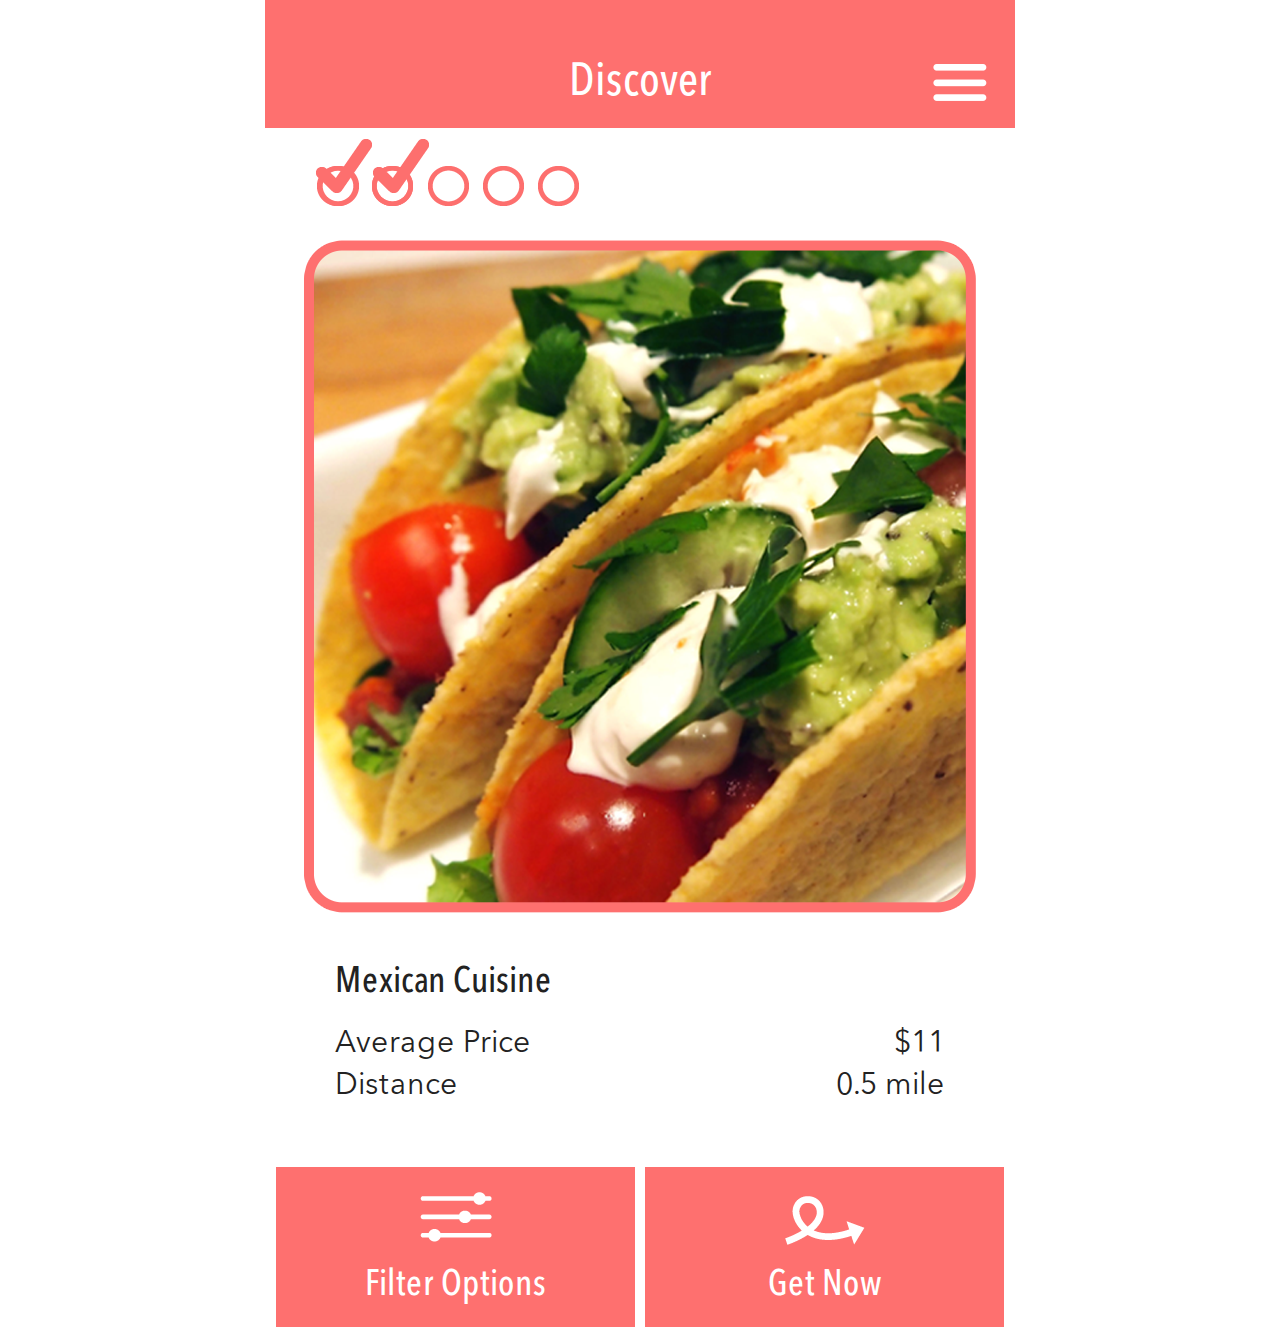
<file: side-menu.html>
<!DOCTYPE html>
<!--[if lt IE 7]>      <html class="no-js lt-ie9 lt-ie8 lt-ie7"> <![endif]-->
<!--[if IE 7]>         <html class="no-js lt-ie9 lt-ie8"> <![endif]-->
<!--[if IE 8]>         <html class="no-js lt-ie9"> <![endif]-->
<!--[if gt IE 8]><!--> <html class="no-js"> <!--<![endif]-->
    <head>
        <meta charset="utf-8">
        <!--[if IE]> <meta http-equiv="X-UA-Compatible" content="IE=edge"> <![endif]-->
        <script>
			var is_chrome = navigator.userAgent.toLowerCase().indexOf('chrome') > -1;
	        if(is_chrome){
			  document.write('<meta http-equiv="X-UA-Compatible" content="chrome=1">');
			}
        </script>
        <title></title>
        <meta name="description" content="">
        <meta name="viewport" content="width=device-width, initial-scale=1.0">
		<meta name="apple-mobile-web-app-capable" content="yes"/>

        <!-- Place favicon.ico and apple-touch-icon.png in the root directory -->
		<link rel="apple-touch-icon-precomposed" sizes="144x144" href="favicon-144.png">
		<link rel="apple-touch-icon-precomposed" sizes="114x114" href="favicon-114.png">
		<link rel="apple-touch-icon-precomposed" sizes="72x72" href="favicon-72.png">
		<link rel="apple-touch-icon-precomposed" href="favicon-57.png">
		<link rel="shortcut icon" href="favicon.png">
        
        <link rel="stylesheet" href="css/normalize.css">
        <link rel="stylesheet" href="css/main.css">
        <link rel="stylesheet" href="css/powerange.css">
        <script src="js/vendor/modernizr-2.6.2.min.js"></script>
    </head>
    <body>
    	<div class="container">
        	<div id="menu">
            	<div class="img-cont">
            		<img src="images/profile/profile.png">
                	<h3>Ashley Warren</h3>
                </div>
                <ul>
                	<li>
                    	<a href="#" class="discover"><span>Discover</span></a>
                    </li>
                    <li>
                        <a href="#" class="profile"><span>Profile</span></a>
                    </li>
                    <li>
                        <a href="#" class="my-favorites"><span>My Favorites</span></a>
                    </li>
                    <li>
                        <a href="#" class="friends"><span>Friends</span></a>
                    </li>
                    <li>
                        <a href="#" class="setting"><span>Settings</span></a>
                    </li>
                    <li>
                        <a href="#" class="help"><span>Help</span></a>
                    </li>
                </ul>
            </div>
        	<header>
            	<h1>Discover</h1>
                <a href="#menu" class="menu"></a>
            </header>
            <section class="discover">
                <div class="rating r2"></div>
            	<img src="images/discover/discover-img.png" alt="" title="" >
                <h3>Mexican Cuisine</h3>
                <p>Average Price<span class="right">$11</span></p>
                <p>Distance<span class="right">0.5 mile</span></p>
                <div class="column2">
                	<a href="#filter"><div class="filter">Filter Options</div></a>
                </div>
                <div class="column2">
                    <a href="#get-now"><div class="get-now">Get Now</div></a>
                </div>
            </section>
        </div>

        <script src="//ajax.googleapis.com/ajax/libs/jquery/1.10.2/jquery.min.js"></script>
        <script>window.jQuery || document.write('<script src="js/vendor/jquery-1.10.2.min.js"><\/script>')</script>
        <script src="js/plugins.js"></script>
        <script src="js/jspatch.js"></script>
        <script src="js/main.js"></script>
        <!-- Google Analytics: change UA-XXXXX-X to be your site's ID. -->
        <script src="js/powerange.js"></script>
        <script>
			var price = document.querySelector('.price');
		    var initHideRange = new Powerange(price, { hideRange: true, start: 70 });
			var distance = document.querySelector('.distance');
		    var initHideRange = new Powerange(distance, { hideRange: true, start: 70 });
            var _gaq=[['_setAccount','UA-XXXXX-X'],['_trackPageview']];
            (function(d,t){var g=d.createElement(t),s=d.getElementsByTagName(t)[0];
            g.src='//www.google-analytics.com/ga.js';
            s.parentNode.insertBefore(g,s)}(document,'script'));
        </script>
    </body>
</html>
</file>
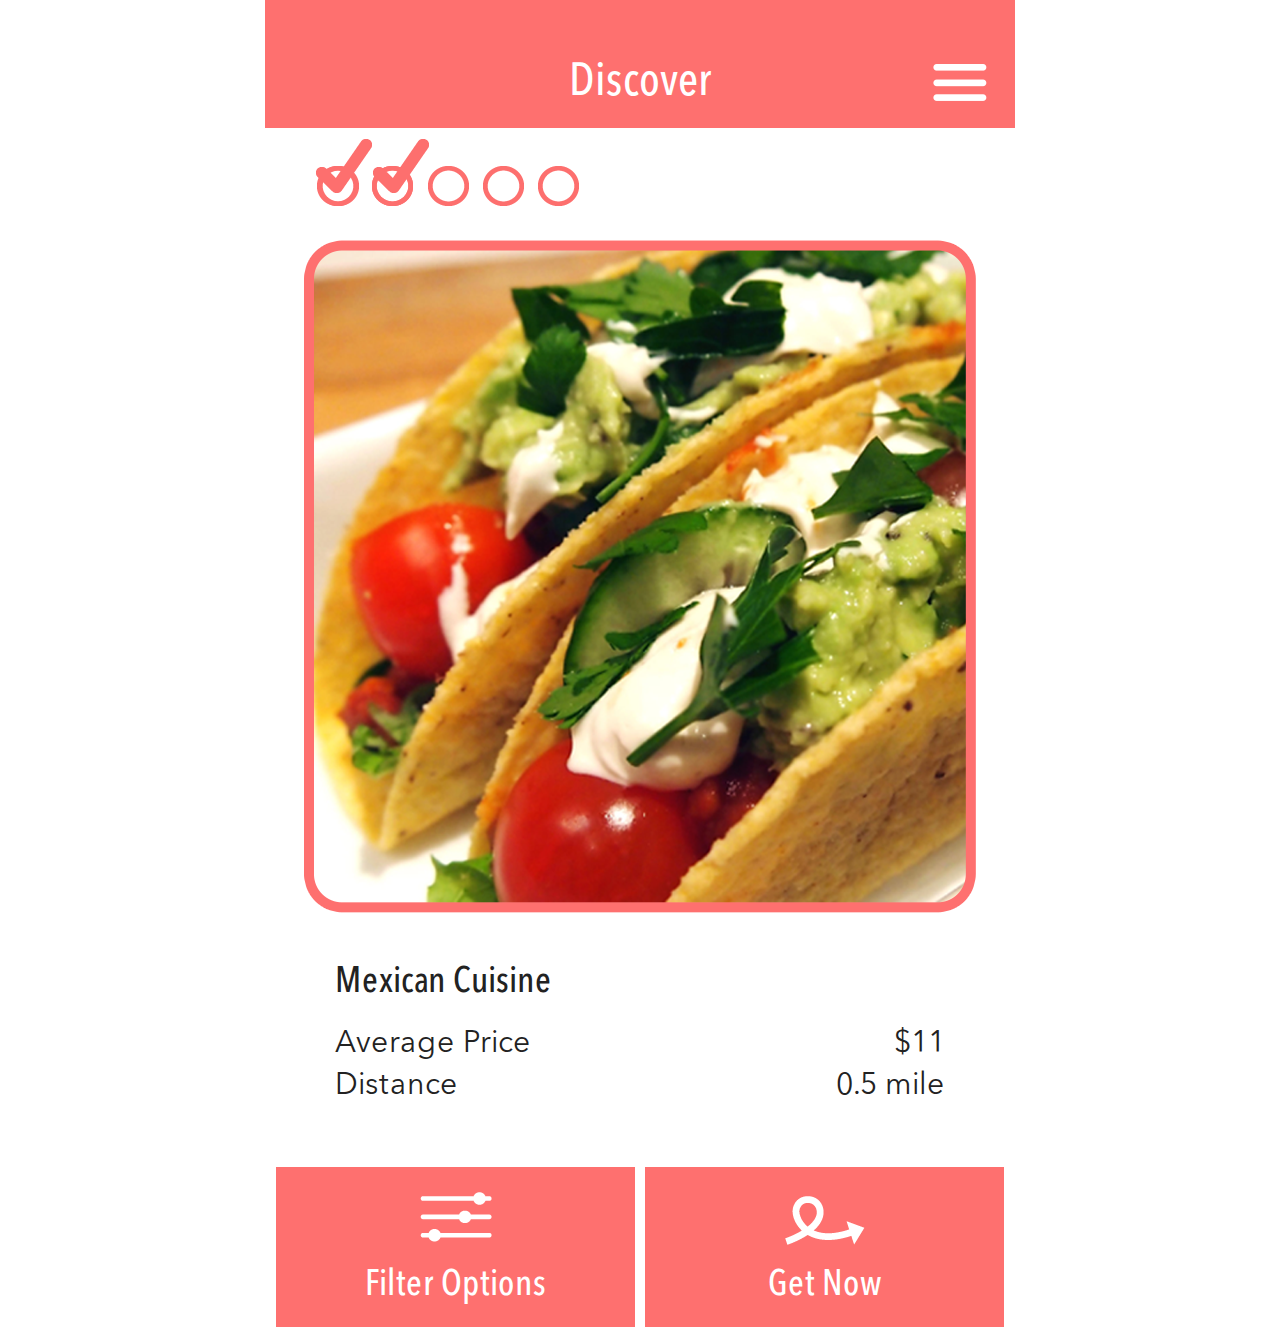
<file: sign-in.html>
<!DOCTYPE html>
<!--[if lt IE 7]>      <html class="no-js lt-ie9 lt-ie8 lt-ie7"> <![endif]-->
<!--[if IE 7]>         <html class="no-js lt-ie9 lt-ie8"> <![endif]-->
<!--[if IE 8]>         <html class="no-js lt-ie9"> <![endif]-->
<!--[if gt IE 8]><!--> <html class="no-js"> <!--<![endif]-->
    <head>
        <meta charset="utf-8">
        <!--[if IE]> <meta http-equiv="X-UA-Compatible" content="IE=edge"> <![endif]-->
        <script>
			var is_chrome = navigator.userAgent.toLowerCase().indexOf('chrome') > -1;
	        if(is_chrome){
			  document.write('<meta http-equiv="X-UA-Compatible" content="chrome=1">');
			}
        </script>
        <title></title>
        <meta name="description" content="">
        <meta name="viewport" content="width=device-width, initial-scale=1.0">
		<meta name="apple-mobile-web-app-capable" content="yes"/>

        <!-- Place favicon.ico and apple-touch-icon.png in the root directory -->
		<link rel="apple-touch-icon-precomposed" sizes="144x144" href="favicon-144.png">
		<link rel="apple-touch-icon-precomposed" sizes="114x114" href="favicon-114.png">
		<link rel="apple-touch-icon-precomposed" sizes="72x72" href="favicon-72.png">
		<link rel="apple-touch-icon-precomposed" href="favicon-57.png">
		<link rel="shortcut icon" href="favicon.png">
        
        <link rel="stylesheet" href="css/normalize.css">
        <link rel="stylesheet" href="css/main.css">
        <link rel="stylesheet" href="css/powerange.css">
        
        <script src="js/vendor/modernizr-2.6.2.min.js"></script>
    </head>
    <body>
    	<div class="container">
        	<div class="loading">
            </div>
        	<div class="overlay"></div>
            <div id="sign-in">
            	<h3 class="title">Would you like to<br/>save this Restaurant?</h3>
                <p>Please sign in to your account</p>
                <input type="text" name="email" value="E-mail address"/>
                <input type="text" name="name" value="Password"/>
                <a href="" class="button">Sign in</a>
                <a href="" class="button face">Sign in with Facebook</a>
                <div class="line"></div>
				<h3>Don’t have an account yet?</h3>
                <a href="" class="button">Create account</a>
            </div>
            <div id="sign-up">
            	<div class="img-cont">
                    <h3 class="title">Create Account</h3>
                    <p>Please enter your information</p>
                    <img src="images/sing-img.png" alt="" title="">
                </div>
                <div class="row">
                    <input type="text" name="fname" value="First name"  onblur="if(this.value==''){this.value = 'First name'}" onfocus="if(this.value=='First name'){this.value = ''}" />
                    <input type="text" name="lname" value="Last name"  onblur="if(this.value==''){this.value = 'Last name'}" onfocus="if(this.value=='Last name'){this.value = ''}" />
                </div>
                <input type="text" name="email" value="E-mail address"  onblur="if(this.value==''){this.value = 'E-mail address'}" onfocus="if(this.value=='E-mail address'){this.value = ''}" />
                <input type="text" name="mobile" value="Mobile number"  onblur="if(this.value==''){this.value = 'Mobile number'}" onfocus="if(this.value=='Mobile number'){this.value = ''}" />
                <input type="text" name="pass" value="Password"  onblur="if(this.value==''){this.value = 'Password'}" onfocus="if(this.value=='Password'){this.value = ''}" />
                <input class="repass" type="text" name="re-pass" value="Re-enter Password"  onblur="if(this.value==''){this.value = 'Re-enter Password'}" onfocus="if(this.value=='Re-enter Password'){this.value = ''}" />
                <a href="#sign-up" class="button">Sign up</a>
                <a href="#cancel" class="button">Cancel</a>
            </div>
            
        	<header>
            	<h1>Discover</h1>
                <a href="#menu" class="menu"></a>
            </header>
            <section class="discover">
                <div class="rating r2"></div>
            	<img src="images/discover/discover-img.png" alt="" title="" >
                <h3>Mexican Cuisine</h3>
                <p>Average Price<span class="right">$11</span></p>
                <p>Distance<span class="right">0.5 mile</span></p>
                <div class="column2">
                	<a href="#filter"><div class="filter">Filter Options</div></a>
                </div>
                <div class="column2">
                    <a href="#get-now"><div class="get-now">Get Now</div></a>
                </div>
            </section>
        </div>

        <script src="//ajax.googleapis.com/ajax/libs/jquery/1.10.2/jquery.min.js"></script>
        <script>window.jQuery || document.write('<script src="js/vendor/jquery-1.10.2.min.js"><\/script>')</script>
        <script src="js/plugins.js"></script>
        <script src="js/jspatch.js"></script>
        <script src="js/main.js"></script>
        <!-- Google Analytics: change UA-XXXXX-X to be your site's ID. -->
        <script src="js/powerange.js"></script>
        <script>
			var price = document.querySelector('.price');
		    var initHideRange = new Powerange(price, { hideRange: true, start: 70 });
			var distance = document.querySelector('.distance');
		    var initHideRange = new Powerange(distance, { hideRange: true, start: 70 });
            var _gaq=[['_setAccount','UA-XXXXX-X'],['_trackPageview']];
            (function(d,t){var g=d.createElement(t),s=d.getElementsByTagName(t)[0];
            g.src='//www.google-analytics.com/ga.js';
            s.parentNode.insertBefore(g,s)}(document,'script'));
        </script>
    </body>
</html>
</file>
<file: css/main.css>
@font-face {
    font-family: 'AvenirNextRegular';
    src: url('../fonts/AvenirNextRegular.eot');
    src: url('../fonts/AvenirNextRegular.eot') format('embedded-opentype'),
         url('../fonts/AvenirNextRegular.woff2') format('woff2'),
         url('../fonts/AvenirNextRegular.woff') format('woff'),
         url('../fonts/AvenirNextRegular.ttf') format('truetype'),
         url('../fonts/AvenirNextRegular.svg#AvenirNextRegular') format('svg');
}
@font-face {
    font-family: 'AvenirNextMedium';
    src: url('../fonts/AvenirNextMedium.eot');
    src: url('../fonts/AvenirNextMedium.eot') format('embedded-opentype'),
         url('../fonts/AvenirNextMedium.woff2') format('woff2'),
         url('../fonts/AvenirNextMedium.woff') format('woff'),
         url('../fonts/AvenirNextMedium.ttf') format('truetype'),
         url('../fonts/AvenirNextMedium.svg#AvenirNextMedium') format('svg');
}
@font-face {
    font-family: 'AvenirNextDemiBold';
    src: url('../fonts/AvenirNextDemiBold.eot');
    src: url('../fonts/AvenirNextDemiBold.eot') format('embedded-opentype'),
         url('../fonts/AvenirNextDemiBold.woff2') format('woff2'),
         url('../fonts/AvenirNextDemiBold.woff') format('woff'),
         url('../fonts/AvenirNextDemiBold.ttf') format('truetype'),
         url('../fonts/AvenirNextDemiBold.svg#AvenirNextDemiBold') format('svg');
}
/*
 * HTML5 Boilerplate
 *
 * What follows is the result of much research on cross-browser styling.
 * Credit left inline and big thanks to Nicolas Gallagher, Jonathan Neal,
 * Kroc Camen, and the H5BP dev community and team.
 */

/* ==========================================================================
   Base styles: opinionated defaults
   ========================================================================== */

html,
button,
input,
select,
textarea {
    color: #222;
	-webkit-border-radius: 0px;
	border-radius: 0px; 
}

body {
	text-rendering: optimizeLegibility;
	-webkit-font-smoothing: antialiased;
    font-size: 1em;
    line-height: 1.4;
}

/*
 * Remove text-shadow in selection highlight: h5bp.com/i
 * These selection rule sets have to be separate.
 * Customize the background color to match your design.
 */

::-moz-selection {
    background: #b3d4fc;
    text-shadow: none;
}

::selection {
    background: #b3d4fc;
    text-shadow: none;
}

/*
 * A better looking default horizontal rule
 */

hr {
    display: block;
    height: 1px;
    border: 0;
    border-top: 1px solid #ccc;
    margin: 1em 0;
    padding: 0;
}

/*
 * Remove the gap between images and the bottom of their containers: h5bp.com/i/440
 */

img {
    vertical-align: middle;
}

/*
 * Remove default fieldset styles.
 */

fieldset {
    border: 0;
    margin: 0;
    padding: 0;
}

/*
 * Allow only vertical resizing of textareas.
 */

textarea {
    resize: vertical;
}

/* ==========================================================================
   Chrome Frame prompt
   ========================================================================== */

.chromeframe {
    margin: 0.2em 0;
    background: #ccc;
    color: #000;
    padding: 0.2em 0;
}

/* ==========================================================================
   Author's custom styles
   ========================================================================== */

















/* ==========================================================================
   Helper classes
   ========================================================================== */

/*
 * Image replacement
 */

.ir {
    background-color: transparent;
    border: 0;
    overflow: hidden;
    /* IE 6/7 fallback */
    *text-indent: -9999px;
}

.ir:before {
    content: "";
    display: block;
    width: 0;
    height: 150%;
}

/*
 * Hide from both screenreaders and browsers: h5bp.com/u
 */

.hidden {
    display: none !important;
    visibility: hidden;
}

/*
 * Hide only visually, but have it available for screenreaders: h5bp.com/v
 */

.visuallyhidden {
    border: 0;
    clip: rect(0 0 0 0);
    height: 1px;
    margin: -1px;
    overflow: hidden;
    padding: 0;
    position: absolute;
    width: 1px;
}

/*
 * Extends the .visuallyhidden class to allow the element to be focusable
 * when navigated to via the keyboard: h5bp.com/p
 */

.visuallyhidden.focusable:active,
.visuallyhidden.focusable:focus {
    clip: auto;
    height: auto;
    margin: 0;
    overflow: visible;
    position: static;
    width: auto;
}

/*
 * Hide visually and from screenreaders, but maintain layout
 */

.invisible {
    visibility: hidden;
}

/*
 * Clearfix: contain floats
 *
 * For modern browsers
 * 1. The space content is one way to avoid an Opera bug when the
 *    `contenteditable` attribute is included anywhere else in the document.
 *    Otherwise it causes space to appear at the top and bottom of elements
 *    that receive the `clearfix` class.
 * 2. The use of `table` rather than `block` is only necessary if using
 *    `:before` to contain the top-margins of child elements.
 */

.clearfix:before,
.clearfix:after {
    content: " "; /* 1 */
    display: table; /* 2 */
}

.clearfix:after {
    clear: both;
}

/*
 * For IE 6/7 only
 * Include this rule to trigger hasLayout and contain floats.
 */

.clearfix {
    *zoom: 1;
}

/* Global Css Start */
body{
	font-family: 'AvenirNextRegular', Arial, sans-serif;
	font-size:16px;
	font-weight:normal;
}
h1, h2, h3, h4, h5, h6{
	font-family: 'AvenirNextMedium', Arial, sans-serif;
	font-weight:normal;
}
html{
	-webkit-text-size-adjust:none;
}
*{
	margin:0;
	padding:0;
	appearance:none;
	-moz-appearance:none; /* Firefox */
	-webkit-appearance:none; /* Safari and Chrome */
}
input{
	-webkit-border-radius: 0px;
	border-radius: 0px; 
}
input:focus{
	-webkit-box-shadow: 0px 0px 0px 0px #000000;
	box-shadow: 0px 0px 0px 0px #000000; 
	outline:none;
}
a{
	color:#fe706f;
	text-decoration:none;
	outline:none;
	
	-webkit-transition: all 500ms ease;
	-moz-transition: all 500ms ease;
	-ms-transition: all 500ms ease;
	-o-transition: all 500ms ease;
	transition: all 500ms ease;
}
a:focus{
	outline:none;
}
.container{
	position:relative;
	width:100%;
	max-width:750px;
	overflow:hidden;
	clear:both;
	margin:0 auto;
}
header{
	width:100%;
	height:128px;
	margin:0 auto;
	overflow:hidden;
	clear:both;
	background:#fe706f;
	padding:38px 11px 0 11px;
	position:relative;
}
*{
	-moz-box-sizing: border-box;
	-webkit-box-sizing: border-box;
	box-sizing: border-box;
}
.loading{
	width:100%;
	height:100%;
	top:0;
	left:0;
	right:0;
	bottom:0;
	position:fixed;
	z-index:9999;
	overflow:hidden;
	background:url(../images/loading.png) no-repeat scroll center, #ffffff;
}
header h1{
	font-size:46px;
	line-height:90px;
	height:auto;
	text-align:center;
	color:#ffffff;
	position:relative;
}
header .menu{
	float:right;
	margin:0; padding:0;
	overflow:hidden;
	background:url(../images/menu.png) no-repeat scroll center;
	width:90px;
	height:90px;
	position:absolute;
	right:11px;
	top:38px;
	z-index:1;
}
header .back{
	float:left;
	margin:0; padding:0;
	overflow:hidden;
	background:url(../images/back.png) no-repeat scroll top center;
	width:100px;
	height:90px;
	position:absolute;
	left:11px;
	top:38px;
	z-index:1;
}
#menu{
	width:430px;
	height:auto;
	margin:0;
	position:absolute;
	z-index:90;
	right:-100%;
	top:0;
	min-height:100%;
	background:#ffdcdb;
	display:none;
}
#menu .img-cont{
	text-align:center;
	width:100%;
	margin:0 auto;
	overflow:hidden;
	padding:93px 0 0 0;
}
#menu .img-cont h3{
	margin-top:29px;
	font-size:36px;
	line-height:40px;
	color:#fe706f;
	margin-bottom:115px;
}
#menu ul, #menu ul li{
	margin:0;
	padding:0;
	overflow:hidden;
	list-style:none;
	list-style-type:none;
}
#menu ul li{
	padding-bottom:28px;
}
#menu ul li a{
	font-family: 'AvenirNextMedium';
	display:block;
	padding:0;
	padding-left:130px;
	min-height:70px;
}
#menu ul li a span{
	text-align:left;
	display:block;
	line-height:40px;
	font-size:36px;
	padding:14px 0;
	border-bottom:2px solid #fe706f;
}
#menu ul li a.discover{
	margin:0;
	background:url(../images/discover.png) no-repeat scroll left center;
}
#menu ul li a.profile{
	background:url(../images/profile.png) no-repeat scroll left center;
}
#menu ul li a.my-favorites{
	background:url(../images/my-favorites.png) no-repeat scroll left center;
}
#menu ul li a.friends{
	background:url(../images/friends.png) no-repeat scroll left center;
}
#menu ul li a.setting{
	background:url(../images/setting.png) no-repeat scroll left center;
}
#menu ul li a.help{
	background:url(../images/help.png) no-repeat scroll left center;
}
input[type=radio].css-checkbox {
	position:absolute; z-index:-1000; left:-1000px; overflow: hidden; clip: rect(0 0 0 0); height:1px; width:1px; margin:-1px; padding:0; border:0;
}
input[type=radio].css-checkbox + label.css-label, input[type=radio].css-checkbox + label.css-label.clr {
	padding-left:26px;
	height:21px; 
	display:inline-block;
	line-height:21px;
	background-repeat:no-repeat;
	background-position: 0 0;
	font-size:21px;
	vertical-align:middle;
	cursor:pointer;
}
input[type=radio].css-checkbox:checked + label.css-label, input[type=radio].css-checkbox + label.css-label.chk {
	background-position: 0 -21px;
}
label.css-label {
	background-image:url(../images/radio.png);
	-webkit-touch-callout: none;
	-webkit-user-select: none;
	-khtml-user-select: none;
	-moz-user-select: none;
	-ms-user-select: none;
	user-select: none;
}
/* Global Css End */


/* My Favorites Start */

.my-favorites{
	width:100%;
	max-width:750px;
	overflow:hidden;
	clear:both;
	margin:0 auto;
}
.my-favorites ul, .my-favorites ul li{
	margin:0;
	padding:0;
	overflow:hidden;
	list-style:none;
	list-style-type:none;
}
.my-favorites ul{
	margin-top:11px;
	margin-left:11px;
	margin-right:11px;
}

.my-favorites ul li{
	margin-bottom:12px;
	position:relative;
}
.my-favorites ul li .detail{
	padding:16px;
	width:100%;
	overflow:hidden;
	background:#ffdcdb;
	border-radius: 30px;
}
.my-favorites ul li .detail .visited{
	padding:22px;	
}
.my-favorites ul li .detail .visited .check{
	float:right;
}
.my-favorites ul li .detail .visited .check .radio-cont{
	float:right;
	padding-left:68px;
}
.my-favorites ul li .detail h4{
	font-family: 'AvenirNextDemiBold';
	font-size:16px;
	font-weight:normal;
	color:#fe706f;
	padding:0 22px 20px 22px;
}
.my-favorites ul li .detail p{
	padding:0 22px;
}
.my-favorites ul li .detail p a{
	display:inline-block;
	margin-right:50px;
	color:#fe706f;
}
.my-favorites ul li .detail .textarea{
	position:relative;
}
.my-favorites ul li .detail .textarea textarea{
	width:100%;
	height:100px;
	font-size:16px;
	padding:10px 22px;
	-webkit-border-radius: 10px;
	border-radius: 10px;
	color:#b2b2b2;
	border:none;
}
.my-favorites ul li .detail .textarea input[type="button"]{
	font-family: 'AvenirNextMedium';
	height:40px;
	font-size:16px;
	text-align:center;
	border:none;
	background:#fe706f;
	color:#ffffff;
	padding:0 40px;
	position:absolute;
	top:12px;
	right:12px;
	-webkit-border-radius: 20px;
	border-radius: 20px;
}
.my-favorites ul li .detail .button-cont{
	text-align:center;
	padding-top:40px;
	padding-bottom:18px;
}
.my-favorites ul li .detail .button{
	font-family: 'AvenirNextMedium';
	height:60px;
	line-height:60px;
	font-size:24px;
	text-align:center;
	border:none;
	background:#fe706f;
	color:#ffffff;
	padding:0 75px;
	-webkit-border-radius: 20px;
	border-radius: 20px;
	display:inline-block;
	margin:0 auto;
}

/* My Favorites End */

/* Profile Start */

.profile{
	width:100%;
	margin:0 auto;
	overflow:hidden;
	padding-top:56px;
	text-align:center;
}
.profile .profile-pic{
	margin:0 auto;
}
.profile h2{
	font-size:40px;
	line-height:52px;
	padding-top:14px;
}
.profile p{
	line-height:38px;
	padding-top:3px;
	font-size:26px;
	color:#fe706f;
	padding-bottom:34px;
}
.profile .favourite-bar{
	width:100%;
	height:118px;
	background:#ffdcdb;
	padding:11px 50px;
}
.profile .favourite-bar .favourite, .profile .favourite-bar .friends{
	font-family: 'AvenirNextMedium';
	font-size:40px;
	background:url(../images/profile/fav-bg.png) no-repeat scroll left center;
	padding:0 24px 0 124px;
	display:inline-block;
	line-height:88px;
	color:#fe706f;
	float:left;
	margin:4px;
	-webkit-transition: all 0ms ease;
	-moz-transition: all 0ms ease;
	-ms-transition: all 0ms ease;
	-o-transition: all 0ms ease;
	transition: all 0ms ease;
	-webkit-border-radius: 20px;
	border-radius: 20px;
}
.profile .favourite-bar .friends{
	background:url(../images/profile/friend-bg.png) no-repeat scroll left center;
	float:right;
}
.profile .favourite-bar .favourite:hover, .profile .favourite-bar .friends:hover, .profile .favourite-bar .favourite.act, .profile .favourite-bar .friends.act{
	border:4px solid #fe706f;
	margin:0;
	line-height:88px;
}
/* Profile End */

/* Restaurant Start */
.restaurant{
	margin:11px;
}
.restaurant h2{
	font-size:44px;
	line-height:52px;
	margin:52px 40px 10px 40px;
}
.restaurant .star{
	background: url(../images/restaurant/star.png) no-repeat scroll 0 0;
	height:44px;
	width:265px;
	margin:0px 40px 10px 40px;
}
.restaurant .star.s1{
	background: url(../images/restaurant/1star.png) no-repeat scroll 0 0;
}
.restaurant .star.s2{
	background: url(../images/restaurant/2star.png) no-repeat scroll 0 0;
}
.restaurant .star.s3{
	background: url(../images/restaurant/3star.png) no-repeat scroll 0 0;
}
.restaurant .star.s4{
	background: url(../images/restaurant/4star.png) no-repeat scroll 0 0;
}
.restaurant .star.s5{
	background: url(../images/restaurant/5star.png) no-repeat scroll 0 0;
}
.restaurant h3{
	font-size:36px;
	line-height:40px;
	margin:0px 40px 36px 40px;
}
.restaurant p, .restaurant address{
	font-size:30px;
	margin:0px 40px 40px 40px;
	font-style:normal;
}
.map-cont{
	text-align:center;
	margin:0 11px 11px 11px;
}
.map-cont .button{
	font-family: 'AvenirNextMedium';
	height:60px;
	line-height:60px;
	font-size:34px;
	text-align:center;
	border:none;
	background:#fe706f;
	color:#ffffff;
	padding:0 75px;
	margin:0 65px 36px 65px;
	-webkit-border-radius: 20px;
	border-radius: 20px;
	display:block;
}
.map-cont #map{
	width:100%;
	height:445px;
	-webkit-border-radius: 20px;
	border-radius: 20px;
	margin-bottom:70px;
}
/* Restaurant End */

/* Discover Start */

.discover{
	margin: 11px;
	text-align:center;
}
.discover .rating{
	background: url(../images/discover/rating.png) no-repeat scroll 0 0;
	height:67px;
	width:276px;
	margin:4px 40px 34px 40px;
}
.discover .rating.r1{
	background: url(../images/discover/rating1.png) no-repeat scroll 0 0;
}
.discover .rating.r2{
	background: url(../images/discover/rating2.png) no-repeat scroll 0 0;
}
.discover .rating.r3{
	background: url(../images/discover/rating3.png) no-repeat scroll 0 0;
}
.discover .rating.r4{
	background: url(../images/discover/rating4.png) no-repeat scroll 0 0;
}
.discover .rating.r5{
	background: url(../images/discover/rating5.png) no-repeat scroll 0 0;
}
.discover img{
	margin:0 auto;
}
.discover h3{
	font-size:36px;
	line-height:40px;
	text-align:left;
	padding:50px 59px 20px 59px;
}
.discover p{
	padding:0 59px;
	text-align:left;
}
.discover p .right{
	float:right;
}
.discover p{
	font-size:30px;
	font-style:normal;
}
.discover .filter{
	font-family: 'AvenirNextMedium';
	margin-right:5px;
	padding-top:78px;
	font-size:36px;
	line-height:82px;
	color:#ffffff;
	background:url(../images/discover/filter-bg.png) no-repeat scroll top center, #fe706f;
}
.discover .get-now{
	font-family: 'AvenirNextMedium';
	margin-left:5px;
	padding-top:78px;
	font-size:36px;
	line-height:82px;
	color:#ffffff;
	background:url(../images/discover/get-now-bg.png) no-repeat scroll top center, #fe706f;
}
.discover .column2{
	margin-top:60px;
	width:50%;
	float:left;
}
.overlay{
	position:fixed;
	margin:0;
	padding:0;
	overflow:hidden;
	left:0;
	right:0;
	top:0;
	bottom:0;
	z-index:99;
	background:rgba(255,255,255,0.5);
	display:none;
}
#filter, #sign-in, #sign-up{
	top:156px;
	left:25px;
	right:25px;
	position:absolute;
	border:10px solid #fe706f;
	background:#ffdcdb;
	color:#fe706f;
	-webkit-border-radius: 20px;
	border-radius: 20px;
	z-index:100;
	display:none;
}

#sign-in .button, #sign-up .button{
	font-family: 'AvenirNextMedium';
	height:60px;
	line-height:60px;
	font-size:34px;
	text-align:center;
	border:none;
	background:#fe706f;
	color:#ffffff;
	padding:0 75px;
	margin:0 65px 36px 65px;
	-webkit-border-radius: 20px;
	border-radius: 20px;
	display:block;
}
#sign-up input[type="text"].repass{
	margin-bottom:50px;
}
#sign-in .line{
	width:296px;
	height:0;
	margin:0px auto;
	padding-top:40px;
	overflow:hidden;
	border-bottom:2px solid #fe706f;
}
#sign-in .button.face{
	background:#415e9f;
}
#sign-in input[type="text"], #sign-up input[type="text"]{
	font-family: 'AvenirNextMedium';
	height:60px;
	line-height:60px;
	font-size:34px;
	text-align:left;
	border:none;
	background:#ffffff;
	color:#b2b2b2;
	width:550px;
	padding:0 30px;
	margin:0 65px 36px 65px;
	-webkit-border-radius: 20px;
	border-radius: 20px;
	display:block;
}
#sign-up input[type="text"]{
	padding:0 25px;
	margin-bottom:20px;
}
#sign-up .row{
	width:100%;
	overflow:hidden;
	clear:both;
}
#sign-up input[name="fname"]{
	float:left;
	width:300px;
	margin-right:15px;
}
#sign-up input[name="lname"]{
	float:left;
	width:235px;
	margin-left:0px;
	margin-right:0px;
}
#sign-in h3.title, #sign-up h3.title{
	text-align:center;
	padding-left:65px;
	padding-right:65px;
}#sign-up .img-cont{
	text-align:center;
}
#sign-up img{
	margin:0 auto 40px auto;
}

#sign-in p, #sign-up p{
	font-family: 'AvenirNextDemiBold';
	font-size:30px;
	line-height:40px;
	text-align:left;
	padding:53px 65px 30px 65px;
}
#sign-up p{
	text-align:center;
}
#filter h3, #sign-in h3, #sign-up h3{
	font-family: 'AvenirNextDemiBold';
	font-size:36px;
	line-height:40px;
	text-align:left;
	padding:70px 52px 20px 52px;
}
#sign-in h3{
	padding-left:65px;
	padding-right:65px;
	padding-bottom:40px;
}
#filter h4{
	font-family: 'AvenirNextDemiBold';
	font-size:30px;
	line-height:40px;
	text-align:left;
	padding:53px 52px 30px 52px;
}
#filter .text{
	padding:0px 52px 10px 52px;
}
#filter p{
	padding:0px 52px 10px 52px;
}
#filter .text span{
	width:12.5%;
	float:left;
	text-align:center;
}
#filter .text span:first-child{
	text-align:left;
}
#filter .text span:last-child{
	text-align:right;
}
#filter .see-more{
	font-size:24px;
}
/* Discover End */

/* Friends Start */
.friends{
	padding:0px;
}
.friends .search-bar{
	padding:16px 50px;
	width:100%;
	overflow:hidden;
	background:#ffdcdb;
}
.friends .search-bar a{
	float:left;
	line-height:40px;
}
.friends .search-bar a:first-child{
	margin-right:85px;
}
.friends .search-bar input{
	height:40px;
	-webkit-border-radius: 20px;
	border-radius: 20px;
	background:#ffffff;
	border:none;
	width:290px;
	padding:0 20px;
	float:right;
	margin-right:30px;
}
.friends .search-bar a.search{
	float:right;
	margin-right:0;
}
.friends ul, .friends ul li{
	margin:0;
	padding:0;
	overflow:hidden;
	list-style:none;
	list-style-type:none;
}
.friends ul{
	width:100%;
	padding:0 40px;
}
.friends ul li{
	padding:30px 50px;	
	border-bottom:2px solid #fe706f;
}
.friends ul li:last-child{
	border-bottom:none;
}
.friends ul li img{
	float:left;
	margin-right:82px;
}
.friends ul li .text-cont h3{
	margin-top:29px;
	font-size:30px;
	line-height:40px;
}
.friends ul li .text-cont p{
	font-size:26px;
	line-height:34px;
}

/* Friends End */


/* ==========================================================================
   EXAMPLE Media Queries for Responsive Design.
   These examples override the primary ('mobile first') styles.
   Modify as content requires.
   ========================================================================== */

@media only screen and (min-width: 35em) {
    /* Style adjustments for viewports that meet the condition */
}

@media print,
       (-o-min-device-pixel-ratio: 5/4),
       (-webkit-min-device-pixel-ratio: 1.25),
       (min-resolution: 120dpi) {
    /* Style adjustments for high resolution devices */
}

/* ==========================================================================
   Print styles.
   Inlined to avoid required HTTP connection: h5bp.com/r
   ========================================================================== */

@media print {
    * {
        background: transparent !important;
        color: #000 !important; /* Black prints faster: h5bp.com/s */
        box-shadow: none !important;
        text-shadow: none !important;
    }

    a,
    a:visited {
        text-decoration: underline;
    }

    a[href]:after {
        content: " (" attr(href) ")";
    }

    abbr[title]:after {
        content: " (" attr(title) ")";
    }

    /*
     * Don't show links for images, or javascript/internal links
     */

    .ir a:after,
    a[href^="javascript:"]:after,
    a[href^="#"]:after {
        content: "";
    }

    pre,
    blockquote {
        border: 1px solid #999;
        page-break-inside: avoid;
    }

    thead {
        display: table-header-group; /* h5bp.com/t */
    }

    tr,
    img {
        page-break-inside: avoid;
    }

    img {
        max-width: 100% !important;
    }

    @page {
        margin: 0.5cm;
    }

    p,
    h2,
    h3 {
        orphans: 3;
        widows: 3;
    }

    h2,
    h3 {
        page-break-after: avoid;
    }
}
</file>
<file: css/powerange.css>
/**
 *
 * Main stylesheet for Powerange.
 * http://abpetkov.github.io/powerange/
 *
 */

/**
 * Horizontal slider style (default).
 */

.range-bar {
  background-color: #ffffff;
  border-radius: 15px;
  display: block;
  height: 12px;
  position: relative;
  width: auto;
  margin:0 52px 25px;
}

.range-quantity {
  background-color:#fe706f ;
  border-radius: 15px 0px 0px 15px;
  display: block;
  height: 100%;
  width: 0;
}

.range-handle {
  background:url(../images/discover/rang-bg.png) no-repeat scroll 0 0;
  border-radius: 100%;
  margin-left:-2px;
  cursor: move;
  height: 37px;
  left: 0;
  top: -12px;
  position: absolute;
  width: 38px;

}

.range-min,
.range-max {
  color: #181819;
  font-size: 12px;
  height: 20px;
  padding-top: 4px;
  position: absolute;
  text-align: center;
  top: -9px;
  width: 24px;
}

.range-min {
  left: -30px;
}

.range-max {
  right: -30px;
}

/**
 * Vertical slider style.
 */

.vertical {
  height: 100%;
  width: 4px;
}

.vertical .range-quantity {
  bottom: 0;
  height: 0;
  position: absolute;
  width: 100%;
}

.vertical .range-handle {
  bottom: 0;
  left: -13px;
  top: auto;
}

.vertical .range-min,
.vertical .range-max {
  left: -10px;
  right: auto;
  top: auto;
}

.vertical .range-min {
  bottom: -30px;
}

.vertical .range-max {
  top: -30px;
}

/**
 * Style for disabling text selection on handle move.
 */

.unselectable {
  -webkit-touch-callout: none;
  -webkit-user-select: none;
  -khtml-user-select: none;
  -moz-user-select: none;
  -ms-user-select: none;
  user-select: none;
}

/**
 * Style for handle cursor on disabled slider.
 */

.range-disabled {
  cursor: default;
}
</file>
